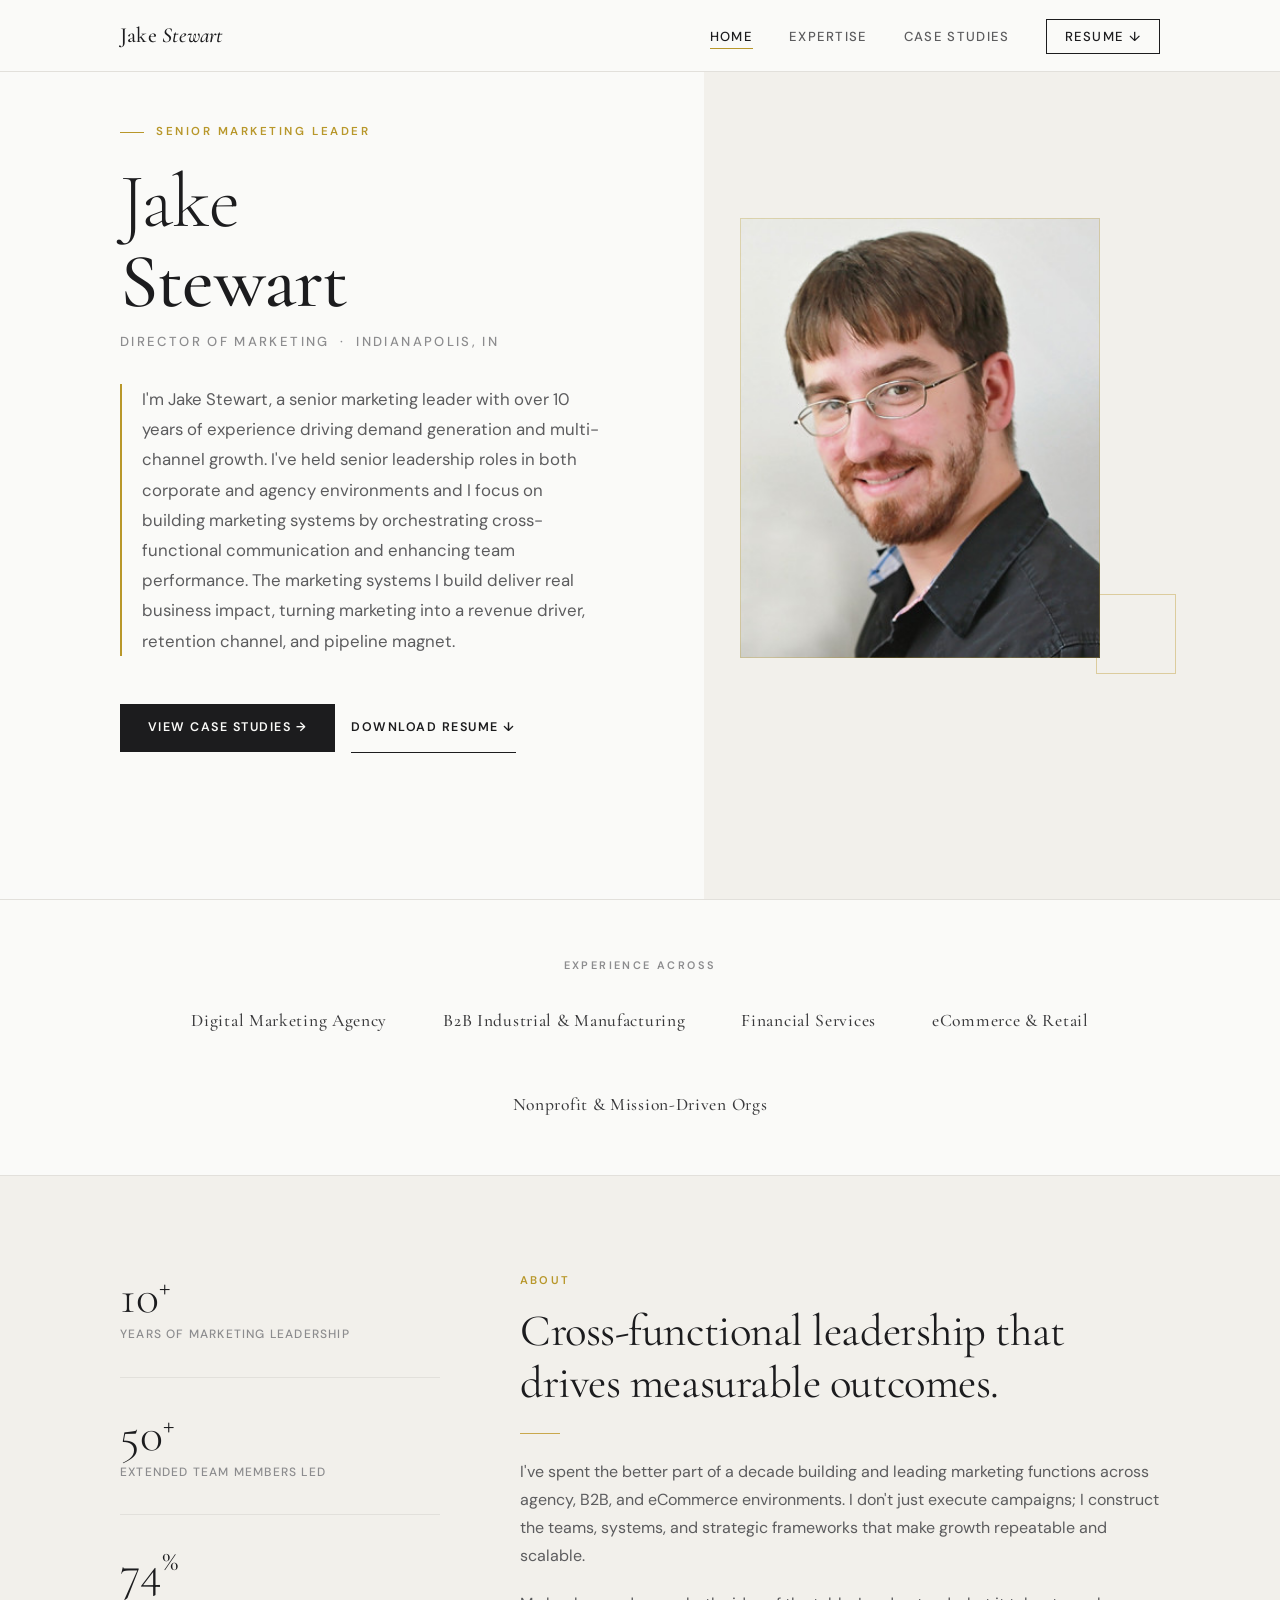
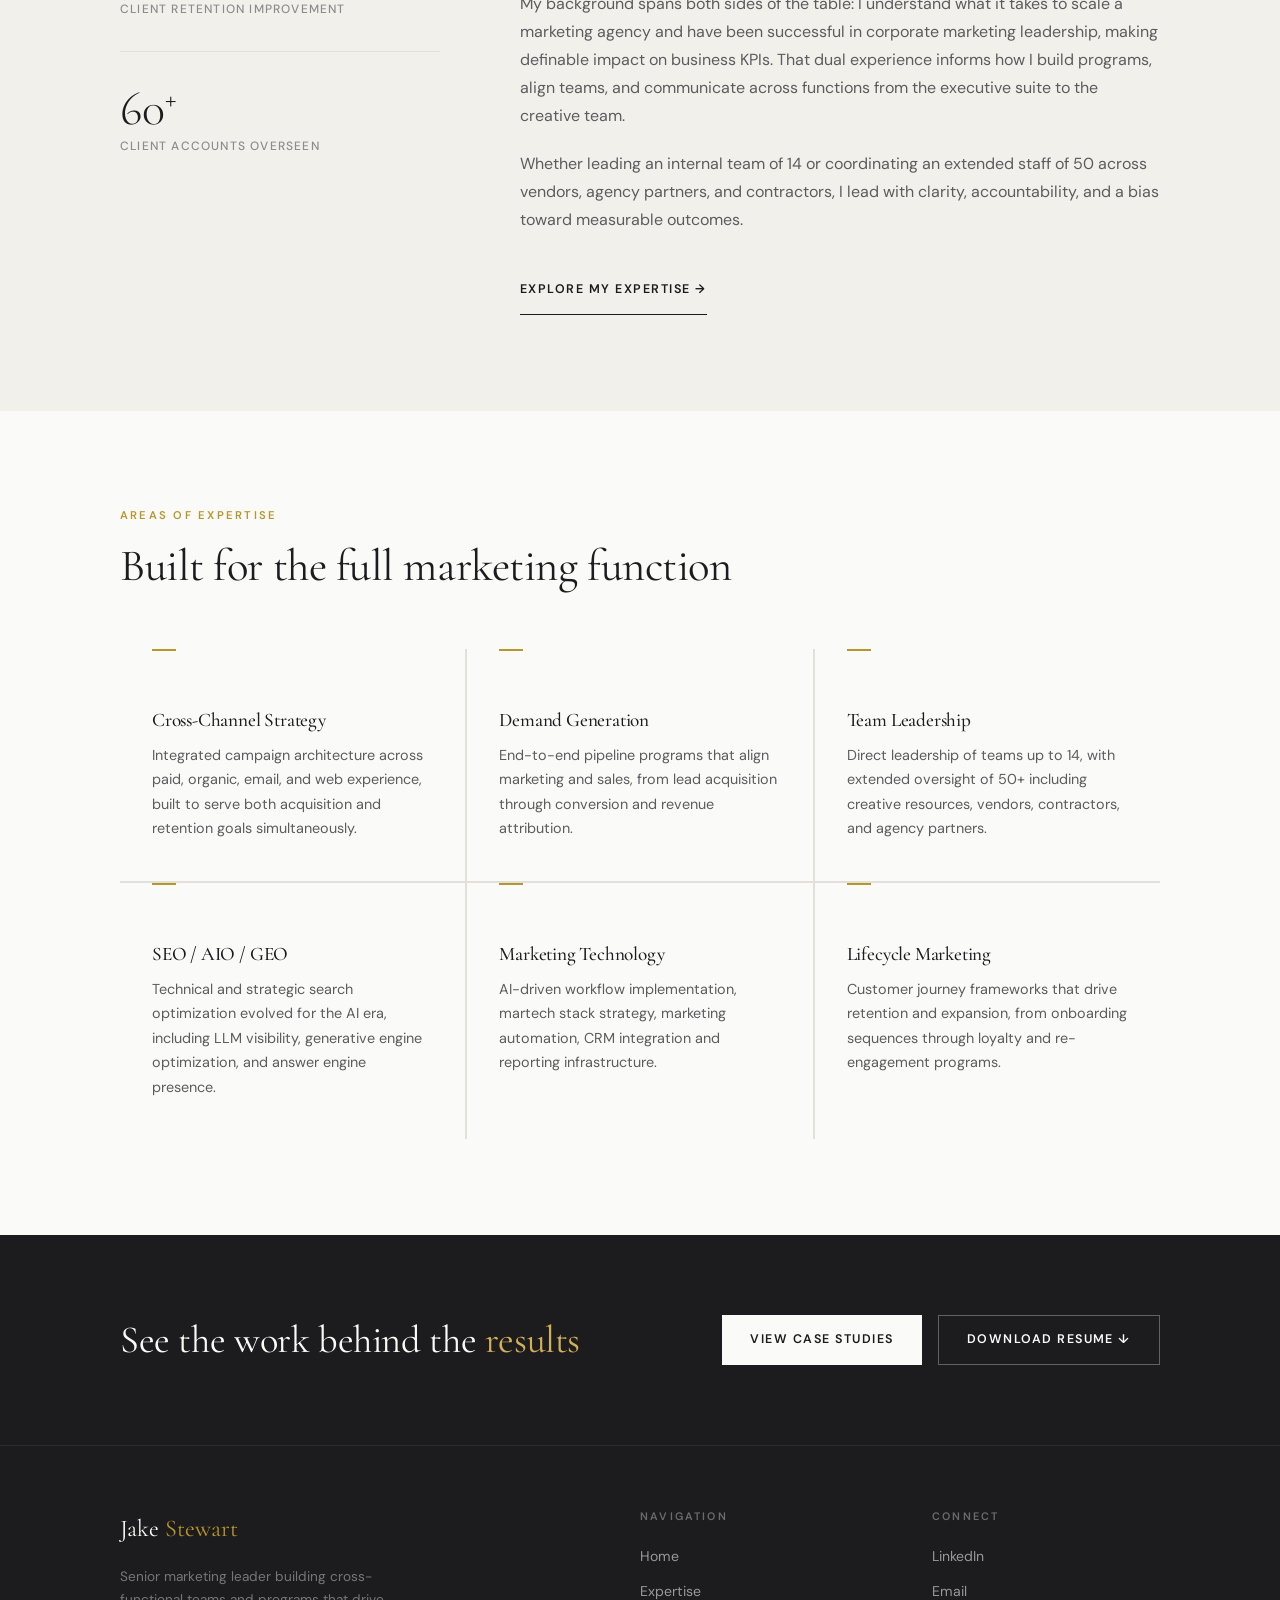
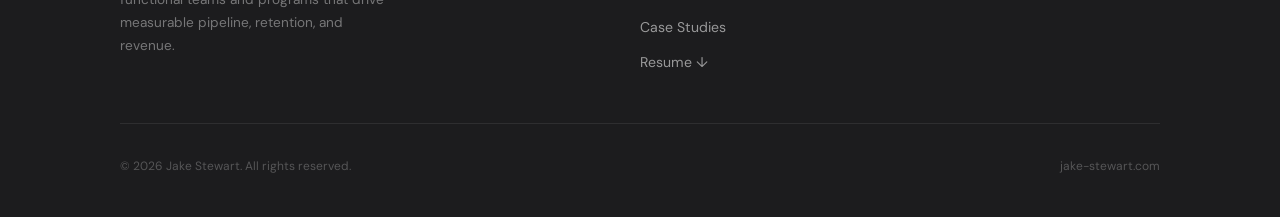
<file: index.html>
<!DOCTYPE html>
<html lang="en">
<head>
  <meta charset="UTF-8" />
  <meta name="viewport" content="width=device-width, initial-scale=1.0" />
  <title>Jake Stewart, Senior Marketing Leader</title>
  <meta name="description" content="Senior marketing leader with a decade of experience driving demand generation, team performance, and multi-channel growth across agency and corporate environments." />
  <link rel="apple-touch-icon" sizes="180x180" href="/assets/apple-touch-icon.png">
  <link rel="icon" type="image/png" sizes="32x32" href="/assets/favicon-32x32.png">
  <link rel="icon" type="image/png" sizes="16x16" href="/assets/favicon-16x16.png">
  <link rel="manifest" href="/assets/site.webmanifest">
  <link rel="stylesheet" href="assets/css/style.css" />
</head>
<body>

  <!-- ============ NAV ============ -->
  <nav>
    <div class="nav-inner">
      <a href="index.html" class="nav-logo">Jake <em>Stewart</em></a>
      <ul class="nav-links">
        <li><a href="index.html">Home</a></li>
        <li><a href="skills.html" class="hide-mobile">Expertise</a></li>
        <li><a href="case-studies/index.html" class="hide-mobile">Case Studies</a></li>
        <li><a href="assets/jake-stewart-resume.pdf" target="_blank" class="nav-resume">Resume ↓</a></li>
      </ul>
    </div>
  </nav>

  <!-- ============ HERO ============ -->
  <section class="hero">
    <div class="hero-inner">
      <div class="hero-content">
        <div class="hero-eyebrow">Senior Marketing Leader</div>
        <h1 class="hero-name">Jake<br><em>Stewart</em></h1>
        <div class="hero-title">Director of Marketing &nbsp;·&nbsp; Indianapolis, IN</div>
        <p class="hero-statement">
          I'm Jake Stewart, a senior marketing leader with over 10 years of experience driving demand generation and multi-channel growth. I've held senior leadership roles in both corporate and agency environments and I focus on building marketing systems by orchestrating cross-functional communication and enhancing team performance. The marketing systems I build deliver real business impact, turning marketing into a revenue driver, retention channel, and pipeline magnet.
        </p>
        <div class="hero-actions">
          <a href="case-studies/index.html" class="btn-primary">View Case Studies &rarr;</a>
          <a href="assets/jake-stewart-resume.pdf" target="_blank" class="btn-secondary">Download Resume ↓</a>
        </div>
      </div>
      <div class="hero-photo-wrap">
        <div class="hero-photo-frame">
          <img src="assets/img/jake-stewart.jpg" alt="Jake Stewart" />
        </div>
        <div class="hero-photo-accent"></div>
      </div>
    </div>
  </section>

  <!-- ============ SECTORS ============ -->
  <div class="brands">
    <div class="container">
      <p class="brands-label">Experience across</p>
      <div class="brands-list">
        <span class="brand-item">Digital Marketing Agency</span>
        <span class="brand-item">B2B Industrial &amp; Manufacturing</span>
        <span class="brand-item">Financial Services</span>
        <span class="brand-item">eCommerce &amp; Retail</span>
        <span class="brand-item">Nonprofit &amp; Mission-Driven Orgs</span>
      </div>
    </div>
  </div>

  <!-- ============ ABOUT ============ -->
  <section class="about">
    <div class="container">
      <div class="about-grid">
        <div class="about-stats">
          <div class="stat-block fade-up">
            <div class="stat-number">10<sup>+</sup></div>
            <div class="stat-label">Years of Marketing Leadership</div>
          </div>
          <div class="stat-block fade-up">
            <div class="stat-number">50<sup>+</sup></div>
            <div class="stat-label">Extended Team Members Led</div>
          </div>
          <div class="stat-block fade-up">
            <div class="stat-number">74<sup>%</sup></div>
            <div class="stat-label">Client Retention Improvement</div>
          </div>
          <div class="stat-block fade-up">
            <div class="stat-number">60<sup>+</sup></div>
            <div class="stat-label">Client Accounts Overseen</div>
          </div>
        </div>
        <div class="about-content fade-up">
          <span class="section-label">About</span>
          <h2>Cross-functional leadership that drives measurable outcomes.</h2>
          <div class="gold-rule"></div>
          <p>
            I've spent the better part of a decade building and leading marketing functions across agency, B2B, and eCommerce environments. I don't just execute campaigns; I construct the teams, systems, and strategic frameworks that make growth repeatable and scalable.
          </p>
          <p>
            My background spans both sides of the table: I understand what it takes to scale a marketing agency and have been successful in corporate marketing leadership, making definable impact on business KPIs. That dual experience informs how I build programs, align teams, and communicate across functions from the executive suite to the creative team.
          </p>
          <p>
            Whether leading an internal team of 14 or coordinating an extended staff of 50 across vendors, agency partners, and contractors, I lead with clarity, accountability, and a bias toward measurable outcomes.
          </p>
          <a href="skills.html" class="btn-secondary">Explore My Expertise &rarr;</a>
        </div>
      </div>
    </div>
  </section>

  <!-- ============ EXPERTISE PREVIEW ============ -->
  <section class="expertise-preview">
    <div class="container">
      <span class="section-label">Areas of Expertise</span>
      <h2>Built for the full marketing function</h2>
      <div class="expertise-grid">
        <div class="expertise-card fade-up">
          <h3>Cross-Channel Strategy</h3>
          <p>Integrated campaign architecture across paid, organic, email, and web experience, built to serve both acquisition and retention goals simultaneously.</p>
        </div>
        <div class="expertise-card fade-up">
          <h3>Demand Generation</h3>
          <p>End-to-end pipeline programs that align marketing and sales, from lead acquisition through conversion and revenue attribution.</p>
        </div>
        <div class="expertise-card fade-up">
          <h3>Team Leadership</h3>
          <p>Direct leadership of teams up to 14, with extended oversight of 50+ including creative resources, vendors, contractors, and agency partners.</p>
        </div>
        <div class="expertise-card fade-up">
          <h3>SEO / AIO / GEO</h3>
          <p>Technical and strategic search optimization evolved for the AI era, including LLM visibility, generative engine optimization, and answer engine presence.</p>
        </div>
        <div class="expertise-card fade-up">
          <h3>Marketing Technology</h3>
          <p>AI-driven workflow implementation, martech stack strategy, marketing automation, CRM integration and reporting infrastructure.</p>
        </div>
        <div class="expertise-card fade-up">
          <h3>Lifecycle Marketing</h3>
          <p>Customer journey frameworks that drive retention and expansion, from onboarding sequences through loyalty and re-engagement programs.</p>
        </div>
      </div>
    </div>
  </section>

  <!-- ============ CTA STRIP ============ -->
  <section class="cta-strip">
    <div class="container">
      <div class="cta-strip-inner">
        <h2>See the work behind the <em>results</em></h2>
        <div class="cta-strip-actions">
          <a href="case-studies/index.html" class="btn-light">View Case Studies</a>
          <a href="assets/jake-stewart-resume.pdf" target="_blank" class="btn-ghost">Download Resume ↓</a>
        </div>
      </div>
    </div>
  </section>

  <!-- ============ FOOTER ============ -->
  <footer>
    <div class="container">
      <div class="footer-inner">
        <div>
          <div class="footer-brand">Jake <span>Stewart</span></div>
          <p class="footer-tagline">Senior marketing leader building cross-functional teams and programs that drive measurable pipeline, retention, and revenue.</p>
        </div>
        <div class="footer-col">
          <h4>Navigation</h4>
          <ul>
            <li><a href="index.html">Home</a></li>
            <li><a href="skills.html">Expertise</a></li>
            <li><a href="case-studies/index.html">Case Studies</a></li>
            <li><a href="assets/jake-stewart-resume.pdf" target="_blank">Resume ↓</a></li>
          </ul>
        </div>
        <div class="footer-col">
          <h4>Connect</h4>
          <ul>
            <li><a href="https://www.linkedin.com/in/jacob-stewart-9aa251113/" target="_blank">LinkedIn</a></li>
            <li><a href="mailto:jake@jake-stewart.com">Email</a></li>
          </ul>
        </div>
      </div>
      <div class="footer-bottom">
        <p>&copy; 2026 Jake Stewart. All rights reserved.</p>
        <p>jake-stewart.com</p>
      </div>
    </div>
  </footer>

  <script src="assets/js/main.js"></script>
</body>
</html>
</file>
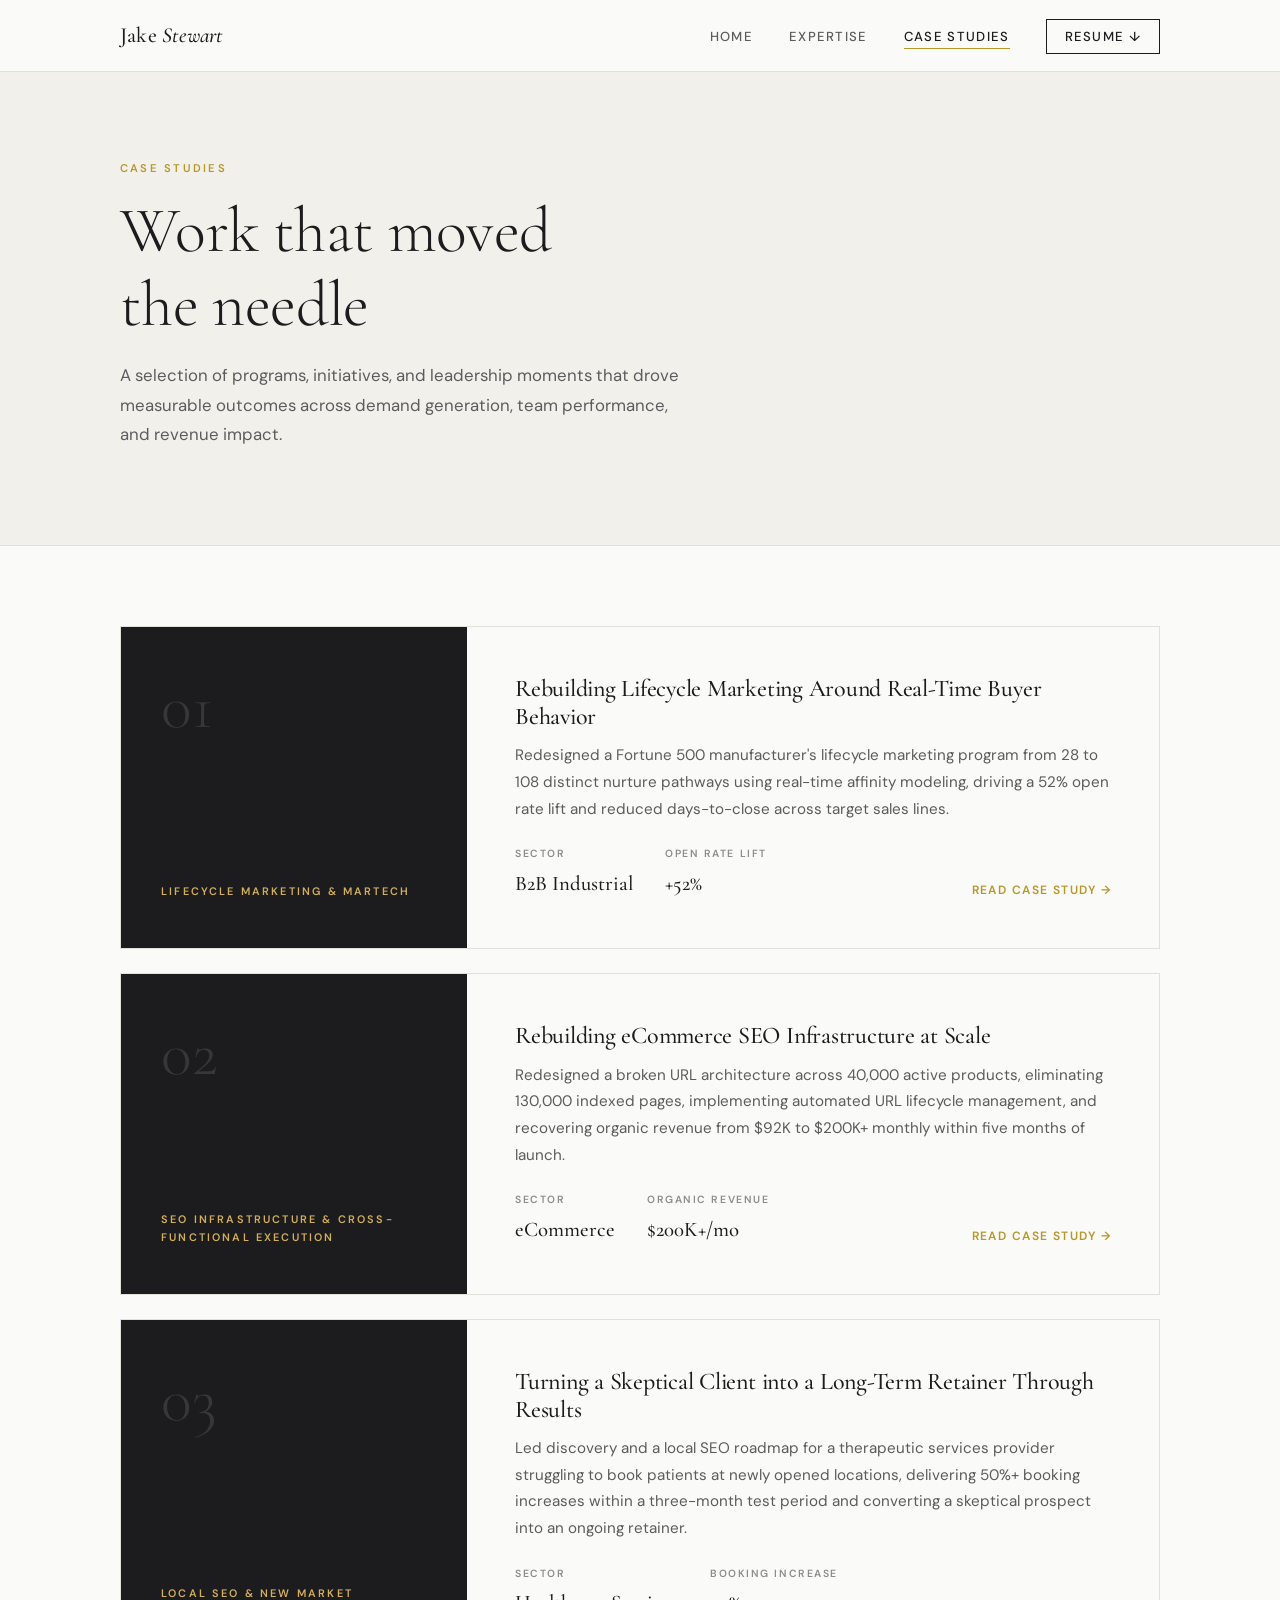
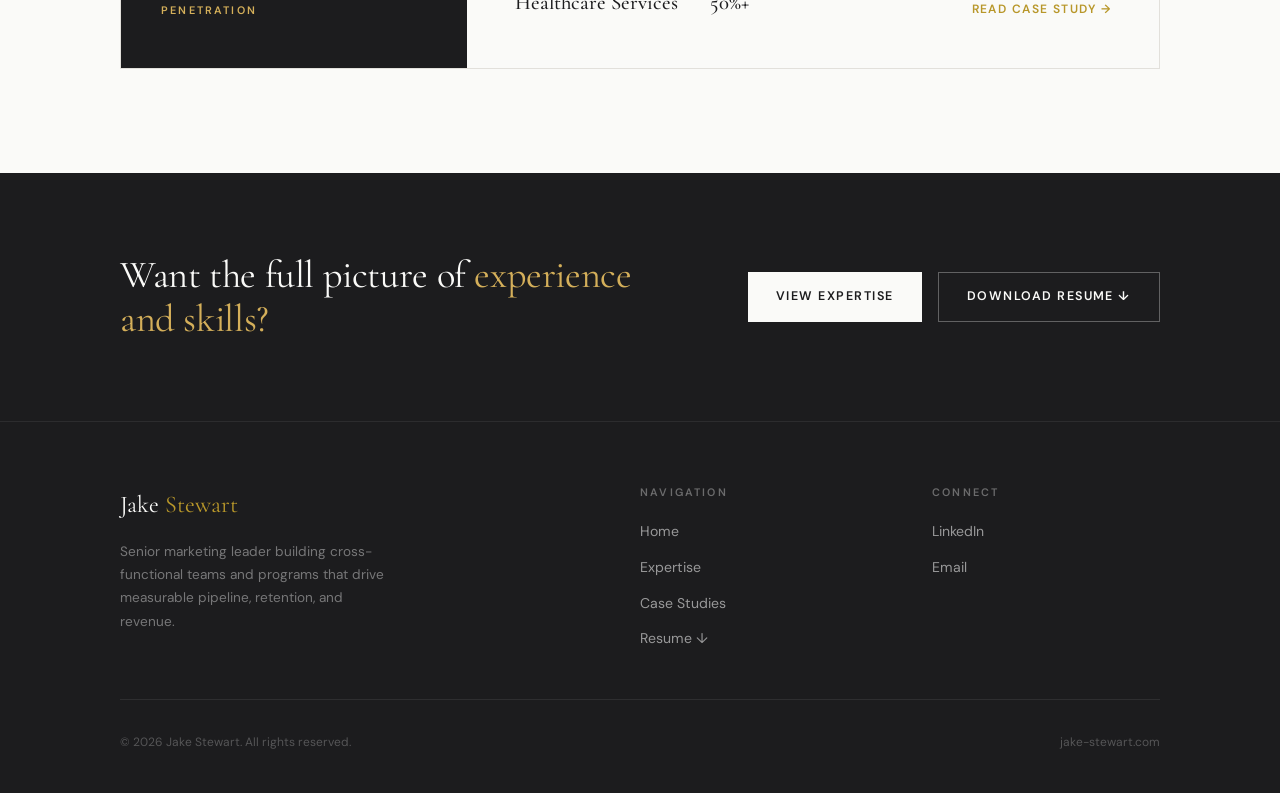
<file: case-studies/index.html>
<!DOCTYPE html>
<html lang="en">
<head>
  <meta charset="UTF-8" />
  <meta name="viewport" content="width=device-width, initial-scale=1.0" />
  <title>Case Studies, Jake Stewart</title>
  <meta name="description" content="Marketing case studies from Jake Stewart, demand generation, team leadership, digital transformation, and cross-channel growth programs." />
  <link rel="apple-touch-icon" sizes="180x180" href="../assets/apple-touch-icon.png">
  <link rel="icon" type="image/png" sizes="32x32" href="../assets/favicon-32x32.png">
  <link rel="icon" type="image/png" sizes="16x16" href="../assets/favicon-16x16.png">
  <link rel="manifest" href="../assets/site.webmanifest">
  <link rel="stylesheet" href="../assets/css/style.css" />
</head>
<body>

  <!-- ============ NAV ============ -->
  <nav>
    <div class="nav-inner">
      <a href="../index.html" class="nav-logo">Jake <em>Stewart</em></a>
      <ul class="nav-links">
        <li><a href="../index.html">Home</a></li>
        <li><a href="../skills.html" class="hide-mobile">Expertise</a></li>
        <li><a href="index.html">Case Studies</a></li>
        <li><a href="../assets/jake-stewart-resume.pdf" target="_blank" class="nav-resume">Resume ↓</a></li>
      </ul>
    </div>
  </nav>

  <!-- ============ HERO ============ -->
  <section class="cs-hero">
    <div class="container">
      <span class="section-label">Case Studies</span>
      <h1>Work that moved<br>the needle</h1>
      <p>A selection of programs, initiatives, and leadership moments that drove measurable outcomes across demand generation, team performance, and revenue impact.</p>
    </div>
  </section>

  <!-- ============ CASE STUDIES LIST ============ -->
  <section class="cs-grid">
    <div class="container">

      <!-- Case Study 1, Fortune 500 Industrial Equipment Manufacturer -->
      <a href="case-study-1.html" class="cs-card fade-up">
        <div class="cs-card-label">
          <div class="cs-number">01</div>
          <div class="cs-category">Lifecycle Marketing &amp; Martech</div>
        </div>
        <div class="cs-card-content">
          <div>
            <h3>Rebuilding Lifecycle Marketing Around Real-Time Buyer Behavior</h3>
            <p>Redesigned a Fortune 500 manufacturer's lifecycle marketing program from 28 to 108 distinct nurture pathways using real-time affinity modeling, driving a 52% open rate lift and reduced days-to-close across target sales lines.</p>
          </div>
          <div style="display: flex; justify-content: space-between; align-items: flex-end; flex-wrap: wrap; gap: 24px;">
            <div class="cs-card-meta">
              <div class="cs-meta-item">
                <div class="cs-meta-label">Sector</div>
                <div class="cs-meta-value">B2B Industrial</div>
              </div>
              <div class="cs-meta-item">
                <div class="cs-meta-label">Open Rate Lift</div>
                <div class="cs-meta-value">+52%</div>
              </div>
            </div>
            <div class="cs-arrow">Read Case Study &rarr;</div>
          </div>
        </div>
      </a>

      <!-- Case Study 2, eCommerce SEO Infrastructure -->
      <a href="case-study-2.html" class="cs-card fade-up">
        <div class="cs-card-label">
          <div class="cs-number">02</div>
          <div class="cs-category">SEO Infrastructure &amp; Cross-Functional Execution</div>
        </div>
        <div class="cs-card-content">
          <div>
            <h3>Rebuilding eCommerce SEO Infrastructure at Scale</h3>
            <p>Redesigned a broken URL architecture across 40,000 active products, eliminating 130,000 indexed pages, implementing automated URL lifecycle management, and recovering organic revenue from $92K to $200K+ monthly within five months of launch.</p>
          </div>
          <div style="display: flex; justify-content: space-between; align-items: flex-end; flex-wrap: wrap; gap: 24px;">
            <div class="cs-card-meta">
              <div class="cs-meta-item">
                <div class="cs-meta-label">Sector</div>
                <div class="cs-meta-value">eCommerce</div>
              </div>
              <div class="cs-meta-item">
                <div class="cs-meta-label">Organic Revenue</div>
                <div class="cs-meta-value">$200K+/mo</div>
              </div>
            </div>
            <div class="cs-arrow">Read Case Study &rarr;</div>
          </div>
        </div>
      </a>

      <!-- Case Study 3, Therapeutic Services Provider -->
      <a href="case-study-3.html" class="cs-card fade-up">
        <div class="cs-card-label">
          <div class="cs-number">03</div>
          <div class="cs-category">Local SEO &amp; New Market Penetration</div>
        </div>
        <div class="cs-card-content">
          <div>
            <h3>Turning a Skeptical Client into a Long-Term Retainer Through Results</h3>
            <p>Led discovery and a local SEO roadmap for a therapeutic services provider struggling to book patients at newly opened locations, delivering 50%+ booking increases within a three-month test period and converting a skeptical prospect into an ongoing retainer.</p>
          </div>
          <div style="display: flex; justify-content: space-between; align-items: flex-end; flex-wrap: wrap; gap: 24px;">
            <div class="cs-card-meta">
              <div class="cs-meta-item">
                <div class="cs-meta-label">Sector</div>
                <div class="cs-meta-value">Healthcare Services</div>
              </div>
              <div class="cs-meta-item">
                <div class="cs-meta-label">Booking Increase</div>
                <div class="cs-meta-value">50%+</div>
              </div>
            </div>
            <div class="cs-arrow">Read Case Study &rarr;</div>
          </div>
        </div>
      </a>

    </div>
  </section>

  <!-- ============ CTA STRIP ============ -->
  <section class="cta-strip">
    <div class="container">
      <div class="cta-strip-inner">
        <h2>Want the full picture of <em>experience and skills?</em></h2>
        <div class="cta-strip-actions">
          <a href="../skills.html" class="btn-light">View Expertise</a>
          <a href="../assets/jake-stewart-resume.pdf" target="_blank" class="btn-ghost">Download Resume ↓</a>
        </div>
      </div>
    </div>
  </section>

  <!-- ============ FOOTER ============ -->
  <footer>
    <div class="container">
      <div class="footer-inner">
        <div>
          <div class="footer-brand">Jake <span>Stewart</span></div>
          <p class="footer-tagline">Senior marketing leader building cross-functional teams and programs that drive measurable pipeline, retention, and revenue.</p>
        </div>
        <div class="footer-col">
          <h4>Navigation</h4>
          <ul>
            <li><a href="../index.html">Home</a></li>
            <li><a href="../skills.html">Expertise</a></li>
            <li><a href="index.html">Case Studies</a></li>
            <li><a href="../assets/jake-stewart-resume.pdf" target="_blank">Resume ↓</a></li>
          </ul>
        </div>
        <div class="footer-col">
          <h4>Connect</h4>
          <ul>
            <li><a href="https://www.linkedin.com/in/jacob-stewart-9aa251113/" target="_blank">LinkedIn</a></li>
            <li><a href="mailto:jake@jake-stewart.com">Email</a></li>
          </ul>
        </div>
      </div>
      <div class="footer-bottom">
        <p>&copy; 2026 Jake Stewart. All rights reserved.</p>
        <p>jake-stewart.com</p>
      </div>
    </div>
  </footer>

  <script src="../assets/js/main.js"></script>
</body>
</html>
</file>
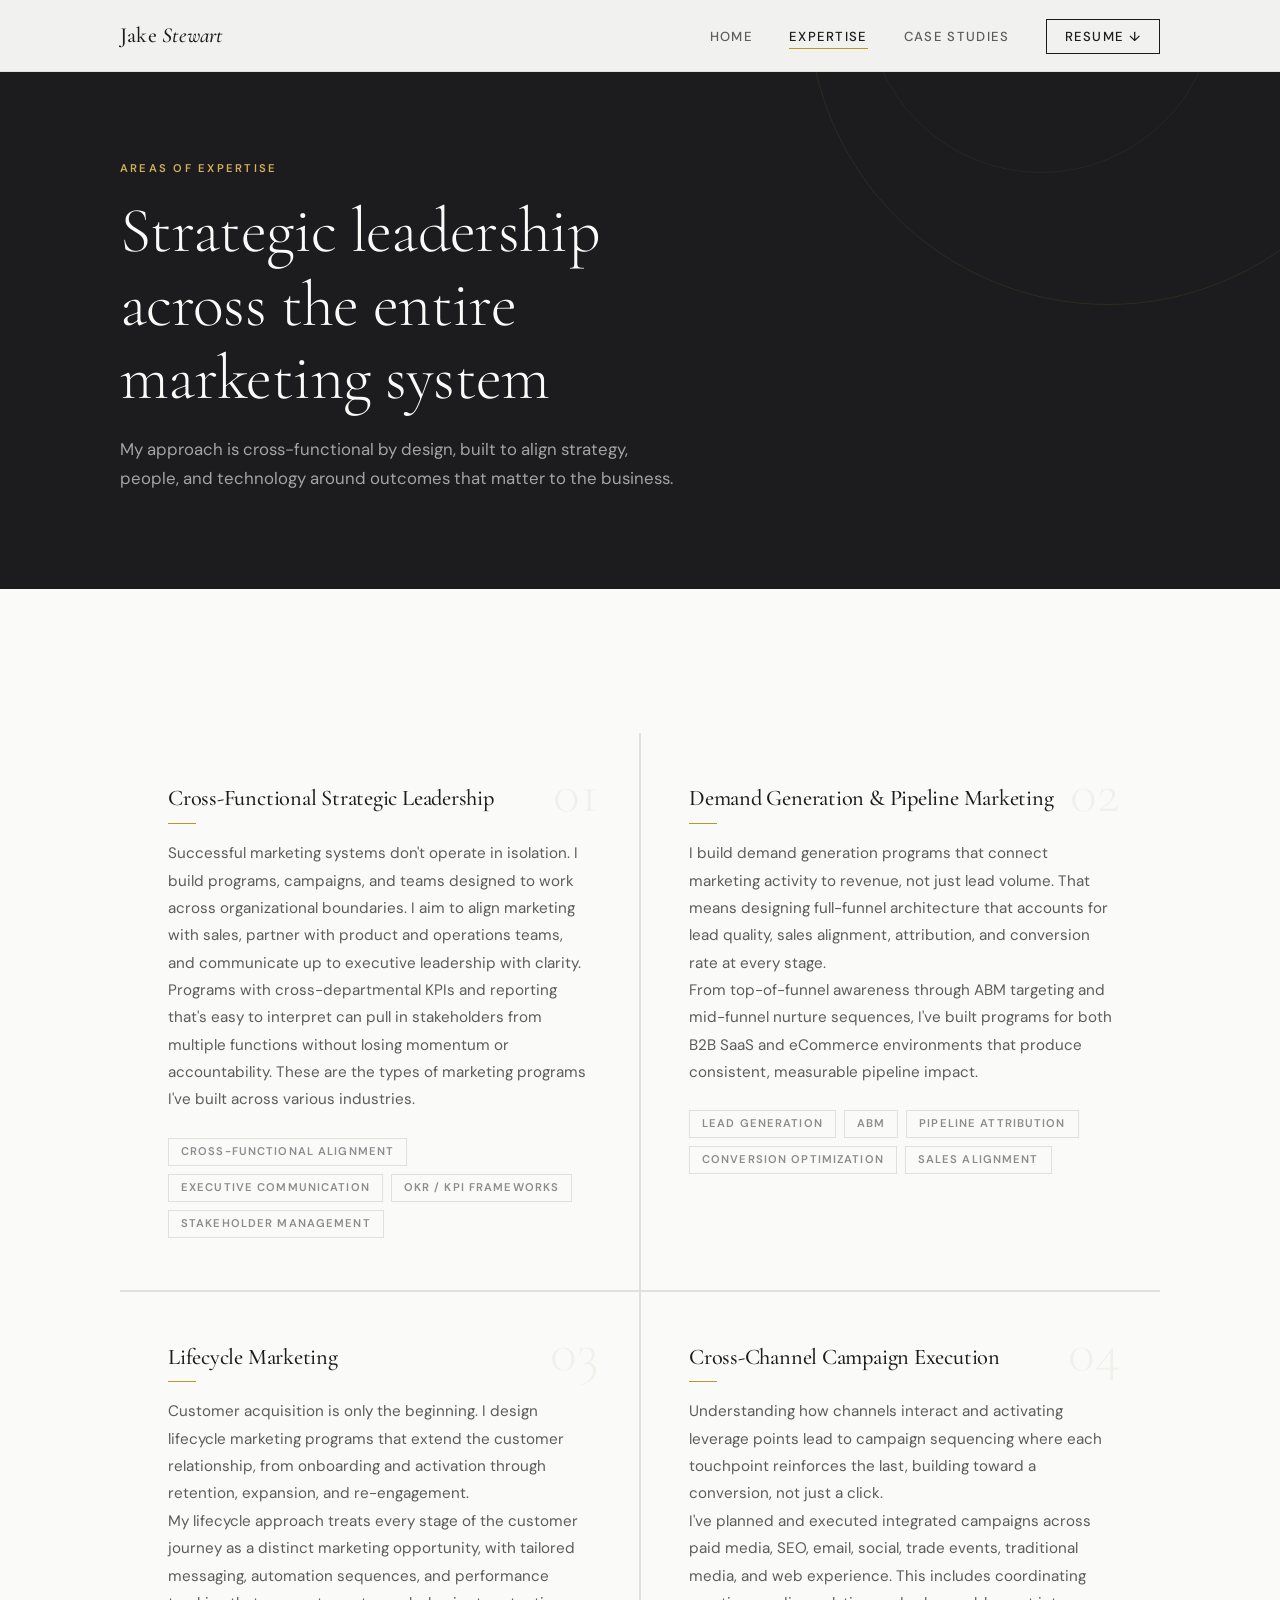
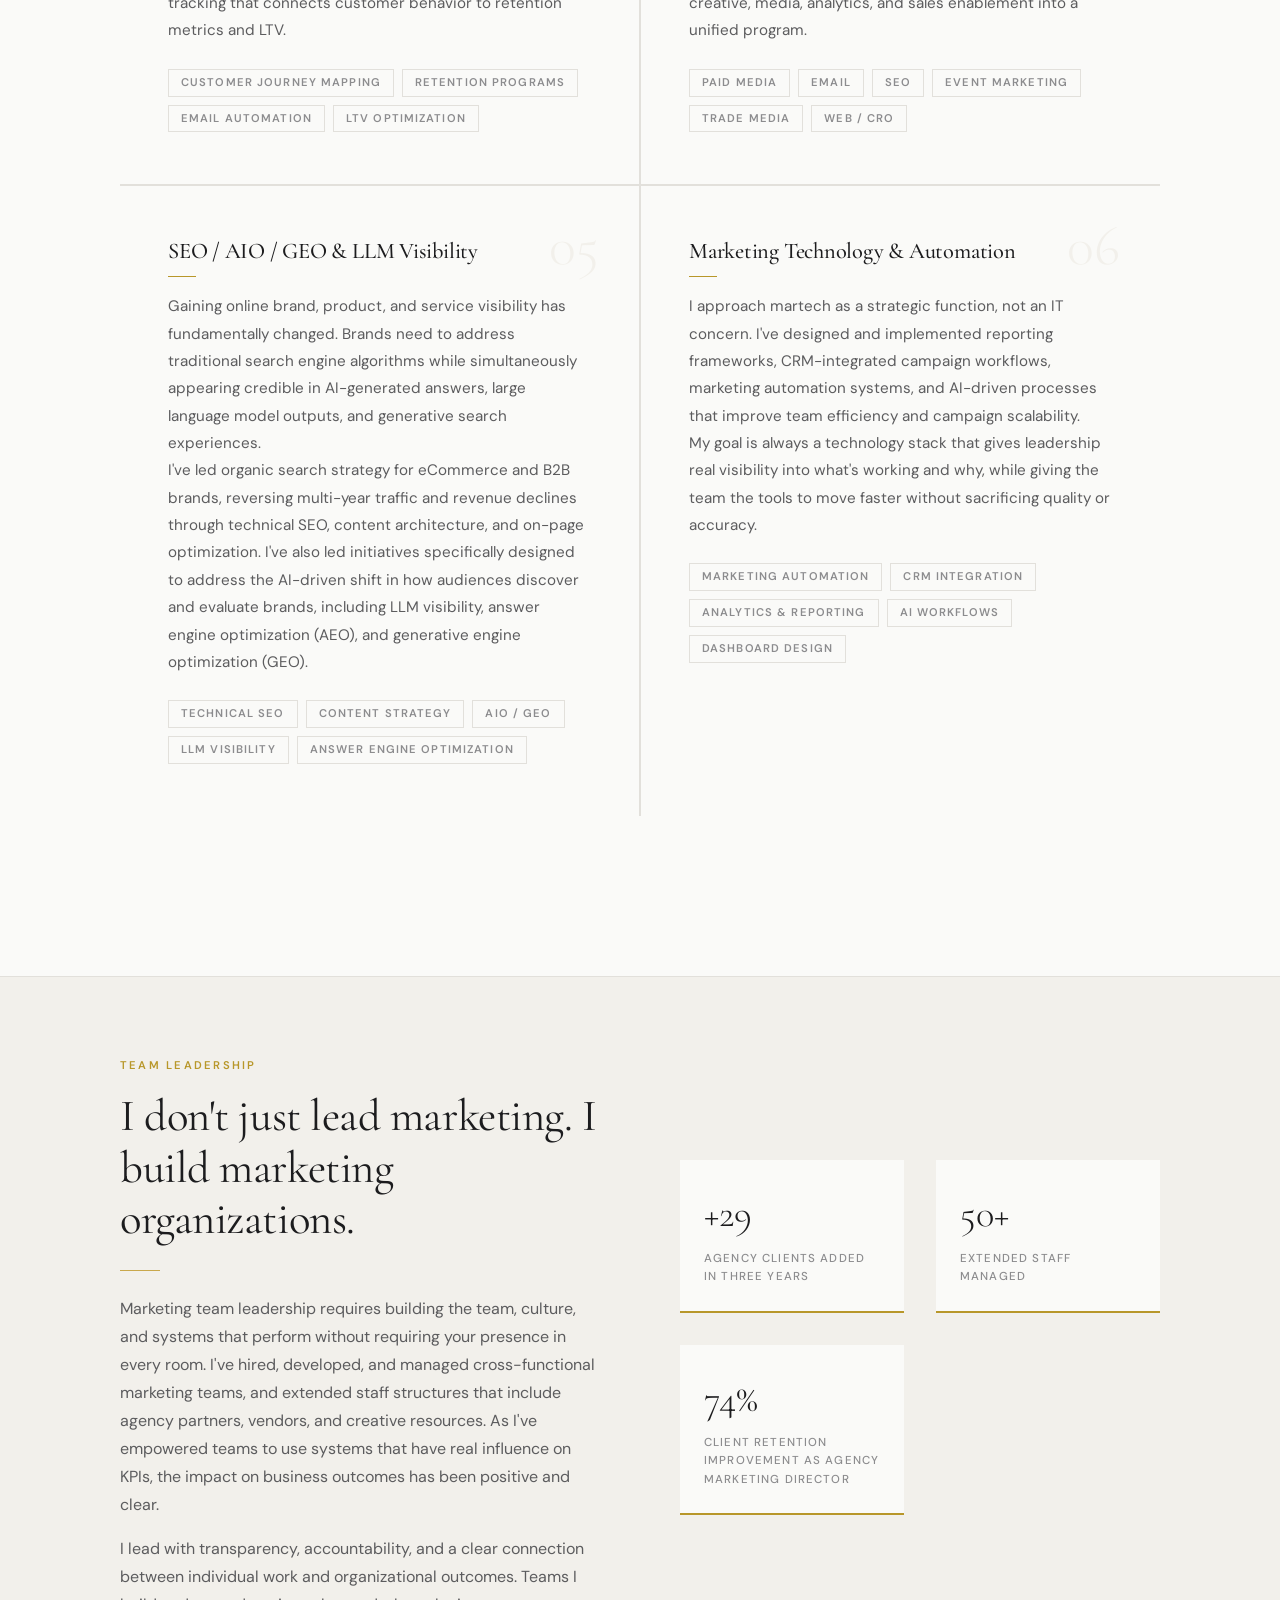
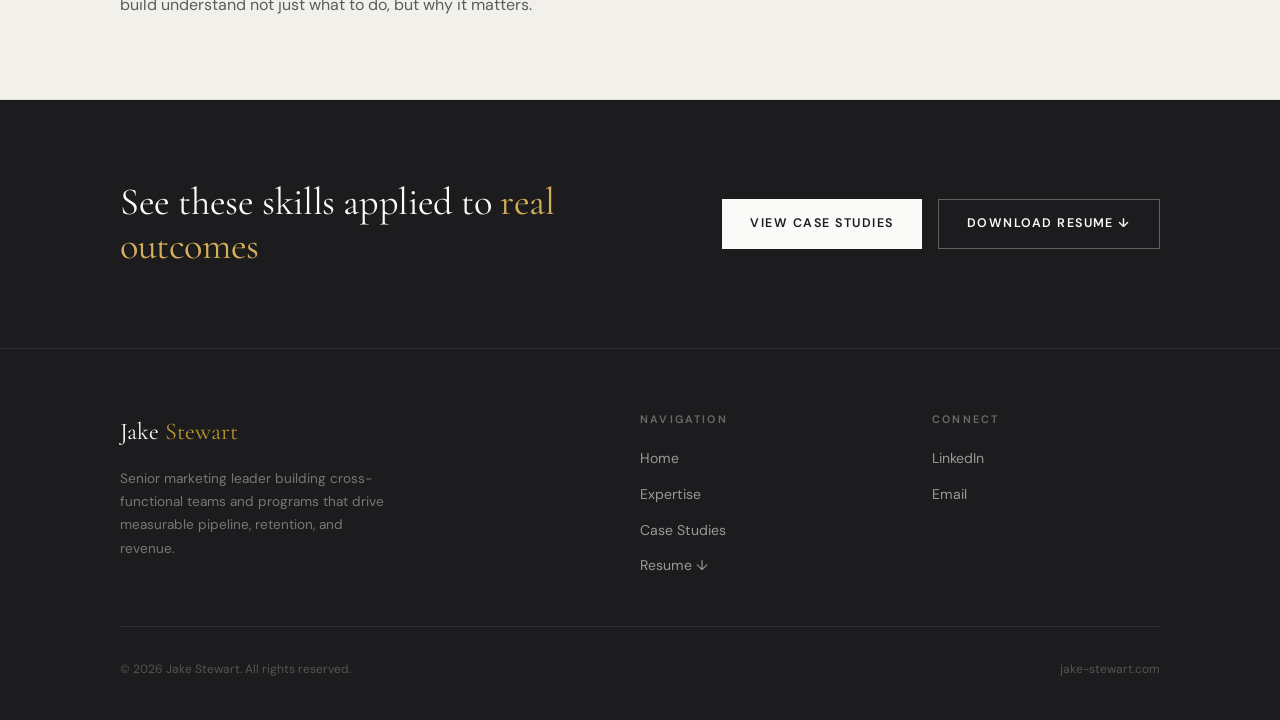
<file: skills.html>
<!DOCTYPE html>
<html lang="en">
<head>
  <meta charset="UTF-8" />
  <meta name="viewport" content="width=device-width, initial-scale=1.0" />
  <title>Expertise, Jake Stewart</title>
  <meta name="description" content="Cross-functional strategic marketing leadership across demand generation, lifecycle marketing, SEO/AIO, and team development." />
  <link rel="apple-touch-icon" sizes="180x180" href="/assets/apple-touch-icon.png">
  <link rel="icon" type="image/png" sizes="32x32" href="/assets/favicon-32x32.png">
  <link rel="icon" type="image/png" sizes="16x16" href="/assets/favicon-16x16.png">
  <link rel="manifest" href="/assets/site.webmanifest">
  <link rel="stylesheet" href="assets/css/style.css" />
</head>
<body>

  <!-- ============ NAV ============ -->
  <nav>
    <div class="nav-inner">
      <a href="index.html" class="nav-logo">Jake <em>Stewart</em></a>
      <ul class="nav-links">
        <li><a href="index.html">Home</a></li>
        <li><a href="skills.html">Expertise</a></li>
        <li><a href="case-studies/index.html" class="hide-mobile">Case Studies</a></li>
        <li><a href="assets/jake-stewart-resume.pdf" target="_blank" class="nav-resume">Resume ↓</a></li>
      </ul>
    </div>
  </nav>

  <!-- ============ HERO ============ -->
  <section class="skills-hero">
    <div class="container">
      <span class="section-label">Areas of Expertise</span>
      <h1>Strategic leadership<br>across the entire<br>marketing system</h1>
      <p>My approach is cross-functional by design, built to align strategy, people, and technology around outcomes that matter to the business.</p>
    </div>
  </section>

  <!-- ============ SKILLS GRID ============ -->
  <section style="padding: 80px 0; background: var(--white);">
    <div class="container">
      <div class="skills-grid">

        <div class="skill-block fade-up">
          <div class="skill-block-number">01</div>
          <h3>Cross-Functional Strategic Leadership</h3>
          <p>
            Successful marketing systems don't operate in isolation. I build programs, campaigns, and teams designed to work across organizational boundaries. I aim to align marketing with sales, partner with product and operations teams, and communicate up to executive leadership with clarity.
          </p>
          <p>
            Programs with cross-departmental KPIs and reporting that's easy to interpret can pull in stakeholders from multiple functions without losing momentum or accountability. These are the types of marketing programs I've built across various industries.
          </p>
          <div class="skill-tags">
            <span class="skill-tag">Cross-functional alignment</span>
            <span class="skill-tag">Executive communication</span>
            <span class="skill-tag">OKR / KPI frameworks</span>
            <span class="skill-tag">Stakeholder management</span>
          </div>
        </div>

        <div class="skill-block fade-up">
          <div class="skill-block-number">02</div>
          <h3>Demand Generation & Pipeline Marketing</h3>
          <p>
            I build demand generation programs that connect marketing activity to revenue, not just lead volume. That means designing full-funnel architecture that accounts for lead quality, sales alignment, attribution, and conversion rate at every stage.
          </p>
          <p>
            From top-of-funnel awareness through ABM targeting and mid-funnel nurture sequences, I've built programs for both B2B SaaS and eCommerce environments that produce consistent, measurable pipeline impact.
          </p>
          <div class="skill-tags">
            <span class="skill-tag">Lead generation</span>
            <span class="skill-tag">ABM</span>
            <span class="skill-tag">Pipeline attribution</span>
            <span class="skill-tag">Conversion optimization</span>
            <span class="skill-tag">Sales alignment</span>
          </div>
        </div>

        <div class="skill-block fade-up">
          <div class="skill-block-number">03</div>
          <h3>Lifecycle Marketing</h3>
          <p>
            Customer acquisition is only the beginning. I design lifecycle marketing programs that extend the customer relationship, from onboarding and activation through retention, expansion, and re-engagement.
          </p>
          <p>
            My lifecycle approach treats every stage of the customer journey as a distinct marketing opportunity, with tailored messaging, automation sequences, and performance tracking that connects customer behavior to retention metrics and LTV.
          </p>
          <div class="skill-tags">
            <span class="skill-tag">Customer journey mapping</span>
            <span class="skill-tag">Retention programs</span>
            <span class="skill-tag">Email automation</span>
            <span class="skill-tag">LTV optimization</span>
          </div>
        </div>

        <div class="skill-block fade-up">
          <div class="skill-block-number">04</div>
          <h3>Cross-Channel Campaign Execution</h3>
          <p>
            Understanding how channels interact and activating leverage points lead to campaign sequencing where each touchpoint reinforces the last, building toward a conversion, not just a click.
          </p>
          <p>
            I've planned and executed integrated campaigns across paid media, SEO, email, social, trade events, traditional media, and web experience. This includes coordinating creative, media, analytics, and sales enablement into a unified program.
          </p>
          <div class="skill-tags">
            <span class="skill-tag">Paid media</span>
            <span class="skill-tag">Email</span>
            <span class="skill-tag">SEO</span>
            <span class="skill-tag">Event marketing</span>
            <span class="skill-tag">Trade media</span>
            <span class="skill-tag">Web / CRO</span>
          </div>
        </div>

        <div class="skill-block fade-up">
          <div class="skill-block-number">05</div>
          <h3>SEO / AIO / GEO & LLM Visibility</h3>
          <p>
            Gaining online brand, product, and service visibility has fundamentally changed. Brands need to address traditional search engine algorithms while simultaneously appearing credible in AI-generated answers, large language model outputs, and generative search experiences.
          </p>
          <p>
            I've led organic search strategy for eCommerce and B2B brands, reversing multi-year traffic and revenue declines through technical SEO, content architecture, and on-page optimization. I've also led initiatives specifically designed to address the AI-driven shift in how audiences discover and evaluate brands, including LLM visibility, answer engine optimization (AEO), and generative engine optimization (GEO).
          </p>
          <div class="skill-tags">
            <span class="skill-tag">Technical SEO</span>
            <span class="skill-tag">Content strategy</span>
            <span class="skill-tag">AIO / GEO</span>
            <span class="skill-tag">LLM visibility</span>
            <span class="skill-tag">Answer engine optimization</span>
          </div>
        </div>

        <div class="skill-block fade-up">
          <div class="skill-block-number">06</div>
          <h3>Marketing Technology & Automation</h3>
          <p>
            I approach martech as a strategic function, not an IT concern. I've designed and implemented reporting frameworks, CRM-integrated campaign workflows, marketing automation systems, and AI-driven processes that improve team efficiency and campaign scalability.
          </p>
          <p>
            My goal is always a technology stack that gives leadership real visibility into what's working and why, while giving the team the tools to move faster without sacrificing quality or accuracy.
          </p>
          <div class="skill-tags">
            <span class="skill-tag">Marketing automation</span>
            <span class="skill-tag">CRM integration</span>
            <span class="skill-tag">Analytics & reporting</span>
            <span class="skill-tag">AI workflows</span>
            <span class="skill-tag">Dashboard design</span>
          </div>
        </div>

      </div>
    </div>
  </section>

  <!-- ============ LEADERSHIP BANNER ============ -->
  <div class="leadership-banner">
    <div class="container">
      <div class="leadership-banner-inner">
        <div class="fade-up">
          <span class="section-label">Team Leadership</span>
          <h2>I don't just lead marketing. I build marketing organizations.</h2>
          <div class="gold-rule"></div>
          <p>
            Marketing team leadership requires building the team, culture, and systems that perform without requiring your presence in every room. I've hired, developed, and managed cross-functional marketing teams, and extended staff structures that include agency partners, vendors, and creative resources. As I've empowered teams to use systems that have real influence on KPIs, the impact on business outcomes has been positive and clear.
          </p>
          <p style="margin-top: 16px;">
            I lead with transparency, accountability, and a clear connection between individual work and organizational outcomes. Teams I build understand not just what to do, but why it matters.
          </p>
        </div>
        <div class="leadership-stats fade-up">
          <div class="l-stat">
            <div class="l-stat-num">+29</div>
            <div class="l-stat-label">Agency clients added in three years</div>
          </div>
          <div class="l-stat">
            <div class="l-stat-num">50+</div>
            <div class="l-stat-label">Extended staff managed</div>
          </div>
          <div class="l-stat">
            <div class="l-stat-num">74%</div>
            <div class="l-stat-label">Client retention improvement as agency marketing director</div>
          </div>
        </div>
      </div>
    </div>
  </div>

  <!-- ============ CTA STRIP ============ -->
  <section class="cta-strip">
    <div class="container">
      <div class="cta-strip-inner">
        <h2>See these skills applied to <em>real outcomes</em></h2>
        <div class="cta-strip-actions">
          <a href="case-studies/index.html" class="btn-light">View Case Studies</a>
          <a href="assets/jake-stewart-resume.pdf" target="_blank" class="btn-ghost">Download Resume ↓</a>
        </div>
      </div>
    </div>
  </section>

  <!-- ============ FOOTER ============ -->
  <footer>
    <div class="container">
      <div class="footer-inner">
        <div>
          <div class="footer-brand">Jake <span>Stewart</span></div>
          <p class="footer-tagline">Senior marketing leader building cross-functional teams and programs that drive measurable pipeline, retention, and revenue.</p>
        </div>
        <div class="footer-col">
          <h4>Navigation</h4>
          <ul>
            <li><a href="index.html">Home</a></li>
            <li><a href="skills.html">Expertise</a></li>
            <li><a href="case-studies/index.html">Case Studies</a></li>
            <li><a href="assets/jake-stewart-resume.pdf" target="_blank">Resume ↓</a></li>
          </ul>
        </div>
        <div class="footer-col">
          <h4>Connect</h4>
          <ul>
            <li><a href="https://www.linkedin.com/in/jacob-stewart-9aa251113/" target="_blank">LinkedIn</a></li>
            <li><a href="mailto:jake@jake-stewart.com">Email</a></li>
          </ul>
        </div>
      </div>
      <div class="footer-bottom">
        <p>&copy; 2026 Jake Stewart. All rights reserved.</p>
        <p>jake-stewart.com</p>
      </div>
    </div>
  </footer>

  <script src="assets/js/main.js"></script>
</body>
</html>
</file>
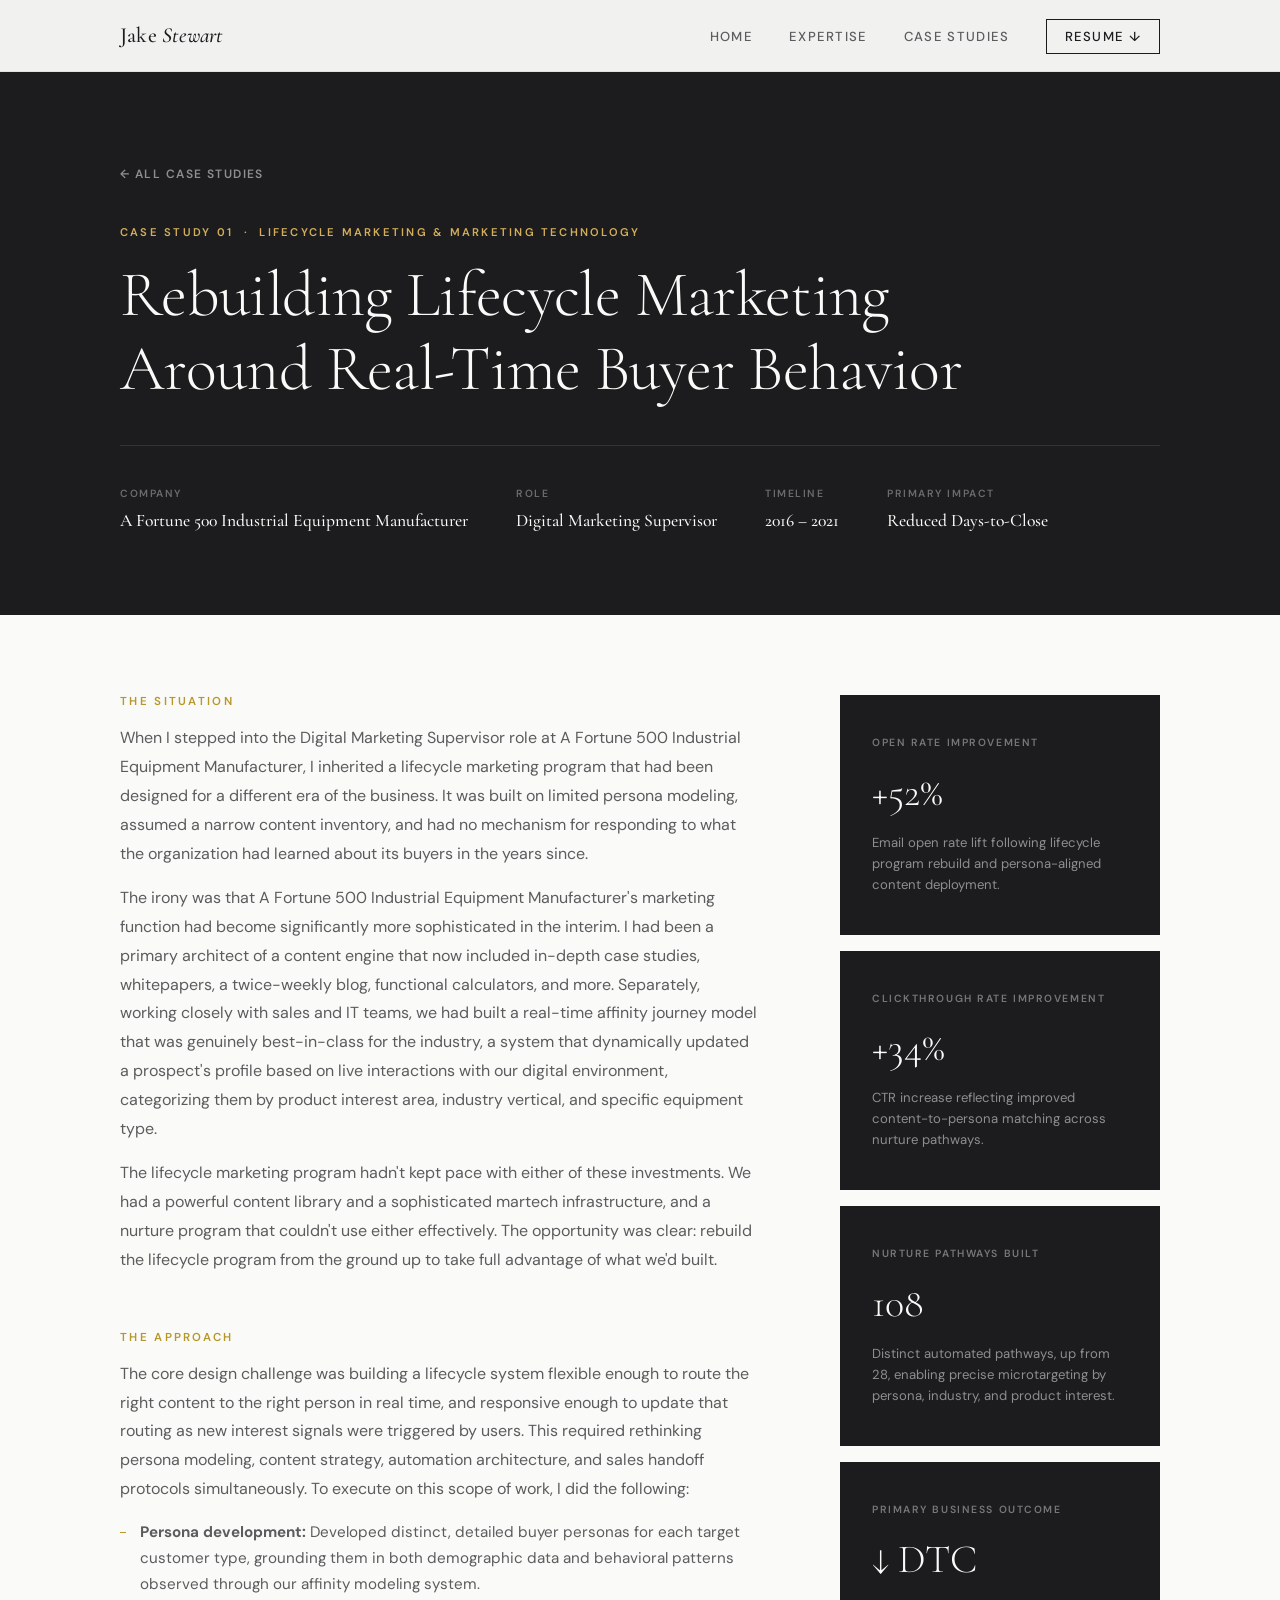
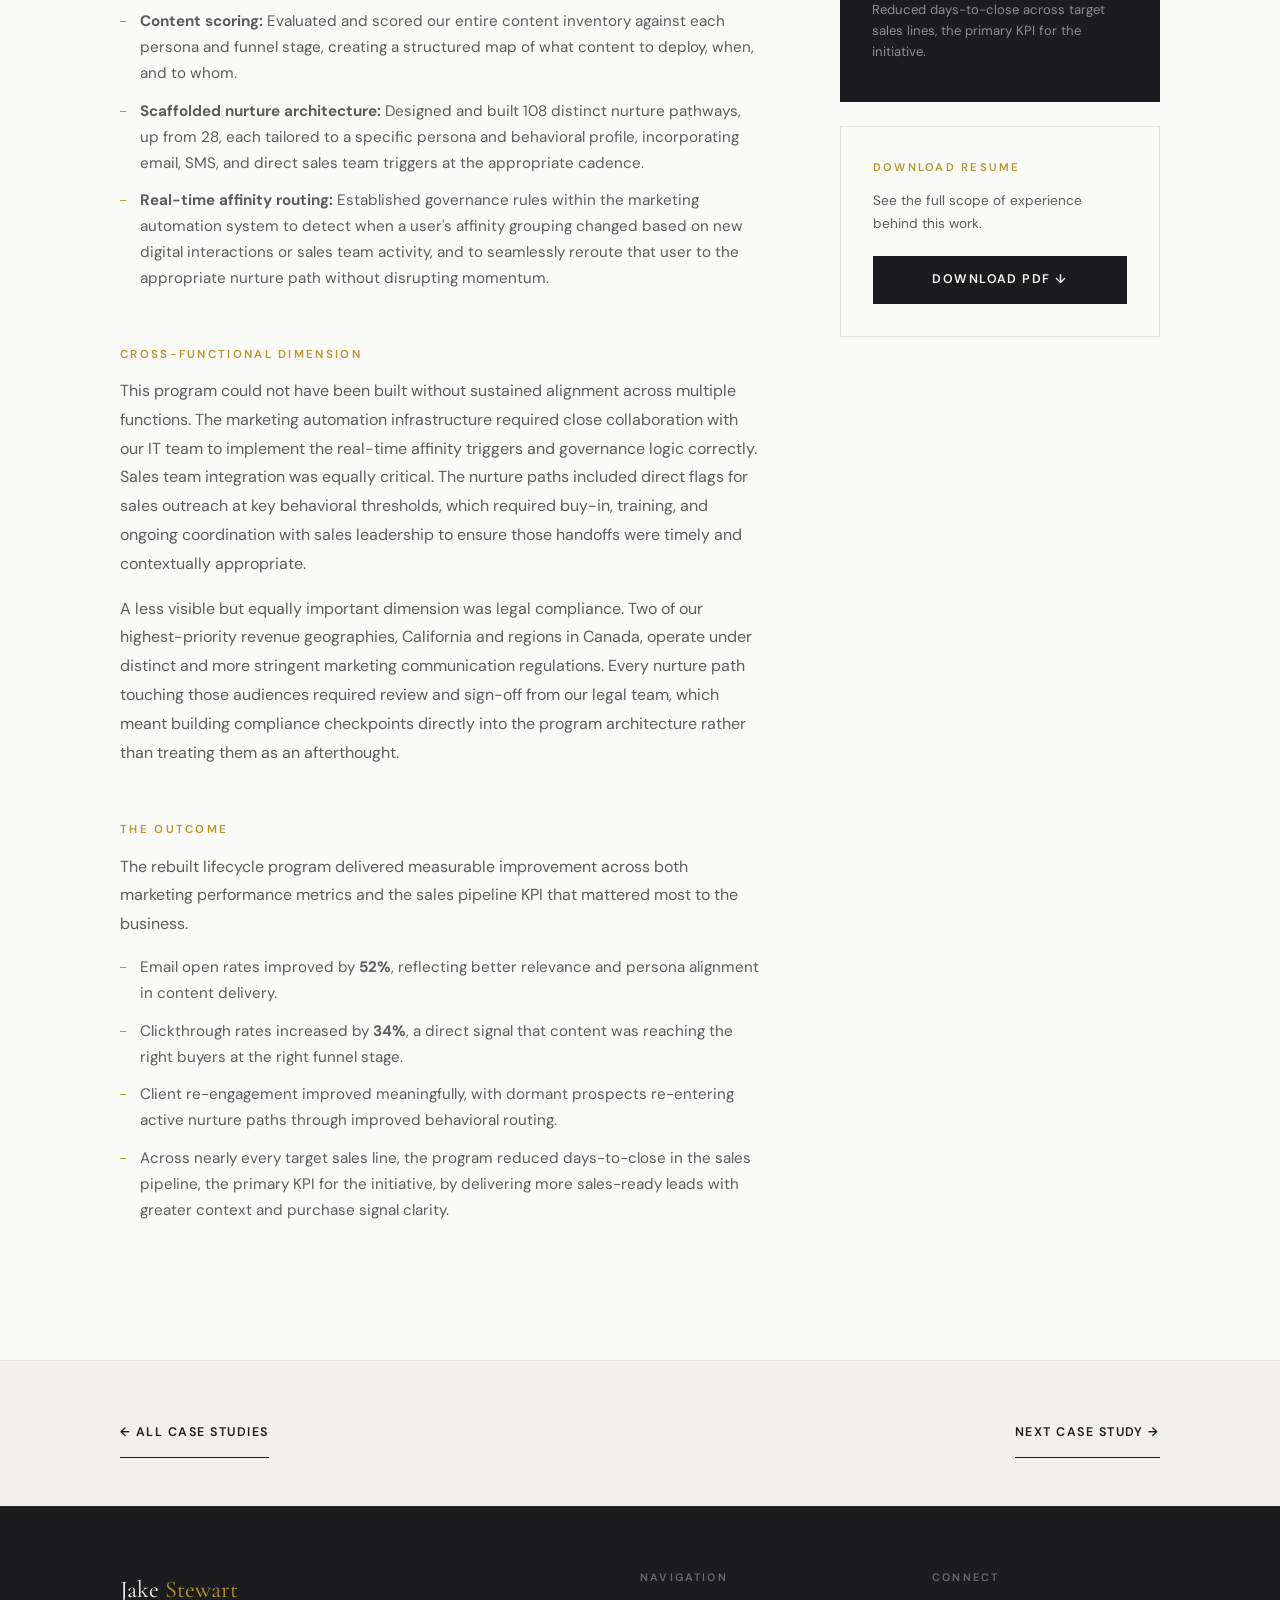
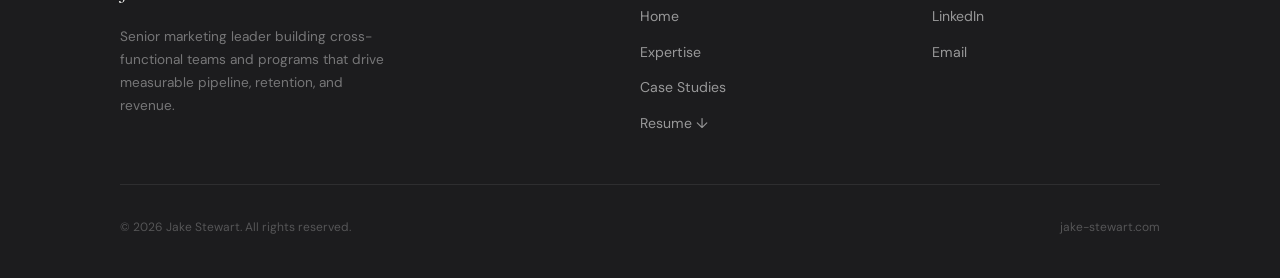
<file: case-studies/case-study-1.html>
<!DOCTYPE html>
<html lang="en">
<head>
  <meta charset="UTF-8" />
  <meta name="viewport" content="width=device-width, initial-scale=1.0" />
  <title>Real-Time Lifecycle Marketing Overhaul, Jake Stewart</title>
  <meta name="description" content="How Jake Stewart rebuilt A Fortune 500 Industrial Equipment Manufacturer's lifecycle marketing program from 28 to 108 distinct pathways using real-time affinity modeling, reducing days-to-close across target sales lines." />
  <link rel="apple-touch-icon" sizes="180x180" href="../assets/apple-touch-icon.png">
  <link rel="icon" type="image/png" sizes="32x32" href="../assets/favicon-32x32.png">
  <link rel="icon" type="image/png" sizes="16x16" href="../assets/favicon-16x16.png">
  <link rel="manifest" href="../assets/site.webmanifest">
  <link rel="stylesheet" href="../assets/css/style.css" />
</head>
<body>

  <!-- ============ NAV ============ -->
  <nav>
    <div class="nav-inner">
      <a href="../index.html" class="nav-logo">Jake <em>Stewart</em></a>
      <ul class="nav-links">
        <li><a href="../index.html">Home</a></li>
        <li><a href="../skills.html" class="hide-mobile">Expertise</a></li>
        <li><a href="index.html">Case Studies</a></li>
        <li><a href="../assets/jake-stewart-resume.pdf" target="_blank" class="nav-resume">Resume ↓</a></li>
      </ul>
    </div>
  </nav>

  <!-- ============ HERO ============ -->
  <section class="cs-detail-hero">
    <div class="container">
      <a href="index.html" class="cs-back">&larr; All Case Studies</a>
      <span class="section-label">Case Study 01 &nbsp;·&nbsp; Lifecycle Marketing &amp; Marketing Technology</span>
      <h1>Rebuilding Lifecycle Marketing<br>Around Real-Time Buyer Behavior</h1>
      <div class="cs-detail-meta">
        <div class="cs-detail-meta-item">
          <div class="cs-meta-label">Company</div>
          <div class="cs-meta-value">A Fortune 500 Industrial Equipment Manufacturer</div>
        </div>
        <div class="cs-detail-meta-item">
          <div class="cs-meta-label">Role</div>
          <div class="cs-meta-value">Digital Marketing Supervisor</div>
        </div>
        <div class="cs-detail-meta-item">
          <div class="cs-meta-label">Timeline</div>
          <div class="cs-meta-value">2016 – 2021</div>
        </div>
        <div class="cs-detail-meta-item">
          <div class="cs-meta-label">Primary Impact</div>
          <div class="cs-meta-value">Reduced Days-to-Close</div>
        </div>
      </div>
    </div>
  </section>

  <!-- ============ BODY ============ -->
  <section class="cs-detail-body">
    <div class="container">
      <div class="cs-detail-grid">

        <!-- Main content -->
        <div>

          <div class="cs-detail-section fade-up">
            <h3>The Situation</h3>
            <p>
              When I stepped into the Digital Marketing Supervisor role at A Fortune 500 Industrial Equipment Manufacturer, I inherited a lifecycle marketing program that had been designed for a different era of the business. It was built on limited persona modeling, assumed a narrow content inventory, and had no mechanism for responding to what the organization had learned about its buyers in the years since.
            </p>
            <p>
              The irony was that A Fortune 500 Industrial Equipment Manufacturer's marketing function had become significantly more sophisticated in the interim. I had been a primary architect of a content engine that now included in-depth case studies, whitepapers, a twice-weekly blog, functional calculators, and more. Separately, working closely with sales and IT teams, we had built a real-time affinity journey model that was genuinely best-in-class for the industry, a system that dynamically updated a prospect's profile based on live interactions with our digital environment, categorizing them by product interest area, industry vertical, and specific equipment type.
            </p>
            <p>
              The lifecycle marketing program hadn't kept pace with either of these investments. We had a powerful content library and a sophisticated martech infrastructure, and a nurture program that couldn't use either effectively. The opportunity was clear: rebuild the lifecycle program from the ground up to take full advantage of what we'd built.
            </p>
          </div>

          <div class="cs-detail-section fade-up">
            <h3>The Approach</h3>
            <p>
              The core design challenge was building a lifecycle system flexible enough to route the right content to the right person in real time, and responsive enough to update that routing as new interest signals were triggered by users. This required rethinking persona modeling, content strategy, automation architecture, and sales handoff protocols simultaneously. To execute on this scope of work, I did the following:
            </p>
            <ul>
              <li>
                <strong>Persona development:</strong> Developed distinct, detailed buyer personas for each target customer type, grounding them in both demographic data and behavioral patterns observed through our affinity modeling system.
              </li>
              <li>
                <strong>Content scoring:</strong> Evaluated and scored our entire content inventory against each persona and funnel stage, creating a structured map of what content to deploy, when, and to whom.
              </li>
              <li>
                <strong>Scaffolded nurture architecture:</strong> Designed and built 108 distinct nurture pathways, up from 28, each tailored to a specific persona and behavioral profile, incorporating email, SMS, and direct sales team triggers at the appropriate cadence.
              </li>
              <li>
                <strong>Real-time affinity routing:</strong> Established governance rules within the marketing automation system to detect when a user's affinity grouping changed based on new digital interactions or sales team activity, and to seamlessly reroute that user to the appropriate nurture path without disrupting momentum.
              </li>
            </ul>
          </div>

          <div class="cs-detail-section fade-up">
            <h3>Cross-Functional Dimension</h3>
            <p>
              This program could not have been built without sustained alignment across multiple functions. The marketing automation infrastructure required close collaboration with our IT team to implement the real-time affinity triggers and governance logic correctly. Sales team integration was equally critical. The nurture paths included direct flags for sales outreach at key behavioral thresholds, which required buy-in, training, and ongoing coordination with sales leadership to ensure those handoffs were timely and contextually appropriate.
            </p>
            <p>
              A less visible but equally important dimension was legal compliance. Two of our highest-priority revenue geographies, California and regions in Canada, operate under distinct and more stringent marketing communication regulations. Every nurture path touching those audiences required review and sign-off from our legal team, which meant building compliance checkpoints directly into the program architecture rather than treating them as an afterthought.
            </p>
          </div>

          <div class="cs-detail-section fade-up">
            <h3>The Outcome</h3>
            <p>
              The rebuilt lifecycle program delivered measurable improvement across both marketing performance metrics and the sales pipeline KPI that mattered most to the business.
            </p>
            <ul>
              <li>Email open rates improved by <strong>52%</strong>, reflecting better relevance and persona alignment in content delivery.</li>
              <li>Clickthrough rates increased by <strong>34%</strong>, a direct signal that content was reaching the right buyers at the right funnel stage.</li>
              <li>Client re-engagement improved meaningfully, with dormant prospects re-entering active nurture paths through improved behavioral routing.</li>
              <li>Across nearly every target sales line, the program reduced days-to-close in the sales pipeline, the primary KPI for the initiative, by delivering more sales-ready leads with greater context and purchase signal clarity.</li>
            </ul>
          </div>

        </div>

        <!-- Sidebar results -->
        <div class="cs-sidebar">
          <div class="cs-result-card fade-up">
            <div class="cs-meta-label">Open Rate Improvement</div>
            <span class="cs-meta-value">+52%</span>
            <p class="cs-result-desc">Email open rate lift following lifecycle program rebuild and persona-aligned content deployment.</p>
          </div>
          <div class="cs-result-card fade-up">
            <div class="cs-meta-label">Clickthrough Rate Improvement</div>
            <span class="cs-meta-value">+34%</span>
            <p class="cs-result-desc">CTR increase reflecting improved content-to-persona matching across nurture pathways.</p>
          </div>
          <div class="cs-result-card fade-up">
            <div class="cs-meta-label">Nurture Pathways Built</div>
            <span class="cs-meta-value">108</span>
            <p class="cs-result-desc">Distinct automated pathways, up from 28, enabling precise microtargeting by persona, industry, and product interest.</p>
          </div>
          <div class="cs-result-card fade-up">
            <div class="cs-meta-label">Primary Business Outcome</div>
            <span class="cs-meta-value">↓ DTC</span>
            <p class="cs-result-desc">Reduced days-to-close across target sales lines, the primary KPI for the initiative.</p>
          </div>

          <div style="margin-top: 24px; padding: 32px; border: 1px solid var(--border);" class="fade-up">
            <div class="section-label" style="margin-bottom: 12px;">Download Resume</div>
            <p style="font-size: 0.85rem; margin-bottom: 20px;">See the full scope of experience behind this work.</p>
            <a href="../assets/jake-stewart-resume.pdf" target="_blank" class="btn-primary" style="width: 100%; justify-content: center;">Download PDF ↓</a>
          </div>
        </div>

      </div>
    </div>
  </section>

  <!-- ============ NEXT CASE STUDY ============ -->
  <div style="border-top: 1px solid var(--border); padding: 48px 0; background: var(--off-white);">
    <div class="container" style="display: flex; justify-content: space-between; align-items: center; flex-wrap: wrap; gap: 24px;">
      <a href="index.html" class="btn-secondary">&larr; All Case Studies</a>
      <a href="case-study-2.html" class="btn-secondary">Next Case Study &rarr;</a>
    </div>
  </div>

  <!-- ============ FOOTER ============ -->
  <footer>
    <div class="container">
      <div class="footer-inner">
        <div>
          <div class="footer-brand">Jake <span>Stewart</span></div>
          <p class="footer-tagline">Senior marketing leader building cross-functional teams and programs that drive measurable pipeline, retention, and revenue.</p>
        </div>
        <div class="footer-col">
          <h4>Navigation</h4>
          <ul>
            <li><a href="../index.html">Home</a></li>
            <li><a href="../skills.html">Expertise</a></li>
            <li><a href="index.html">Case Studies</a></li>
            <li><a href="../assets/jake-stewart-resume.pdf" target="_blank">Resume ↓</a></li>
          </ul>
        </div>
        <div class="footer-col">
          <h4>Connect</h4>
          <ul>
            <li><a href="https://www.linkedin.com/in/jacob-stewart-9aa251113/" target="_blank">LinkedIn</a></li>
            <li><a href="mailto:jake@jake-stewart.com">Email</a></li>
          </ul>
        </div>
      </div>
      <div class="footer-bottom">
        <p>&copy; 2026 Jake Stewart. All rights reserved.</p>
        <p>jake-stewart.com</p>
      </div>
    </div>
  </footer>

  <script src="../assets/js/main.js"></script>
</body>
</html>
</file>
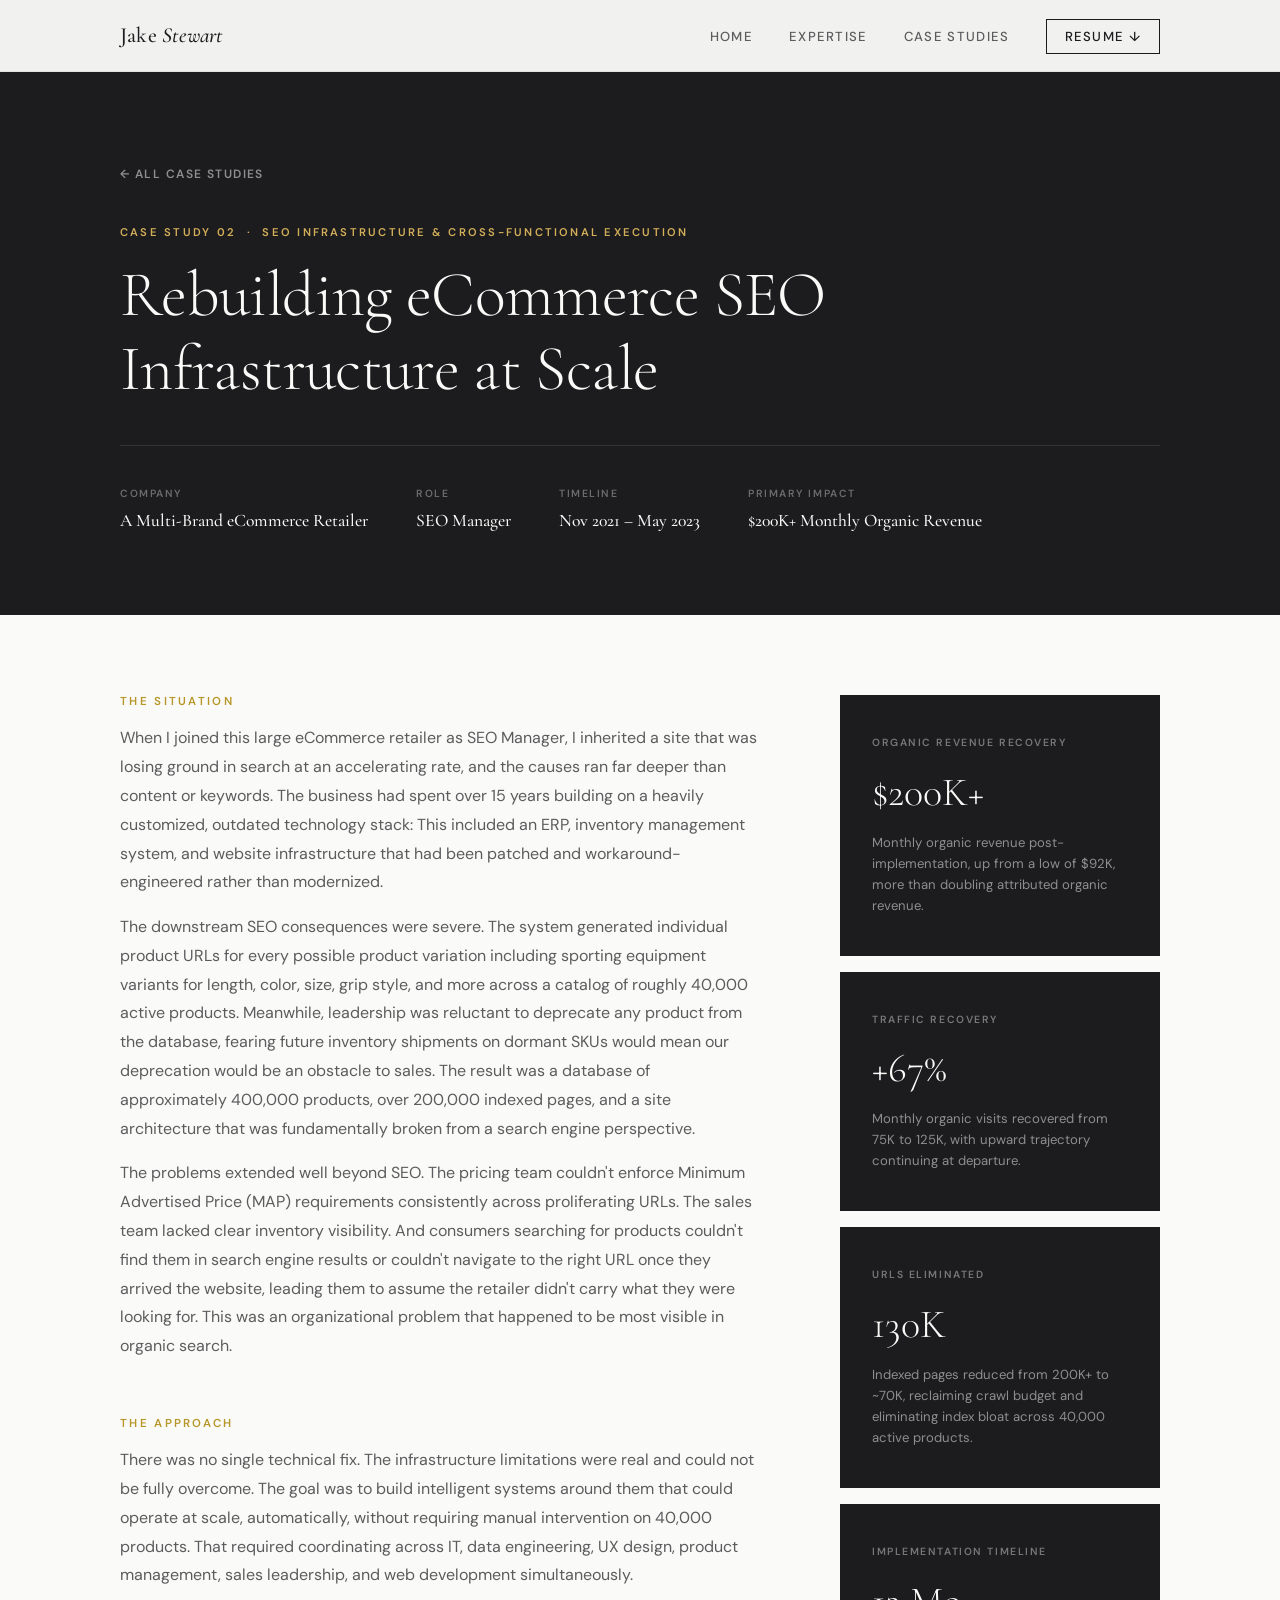
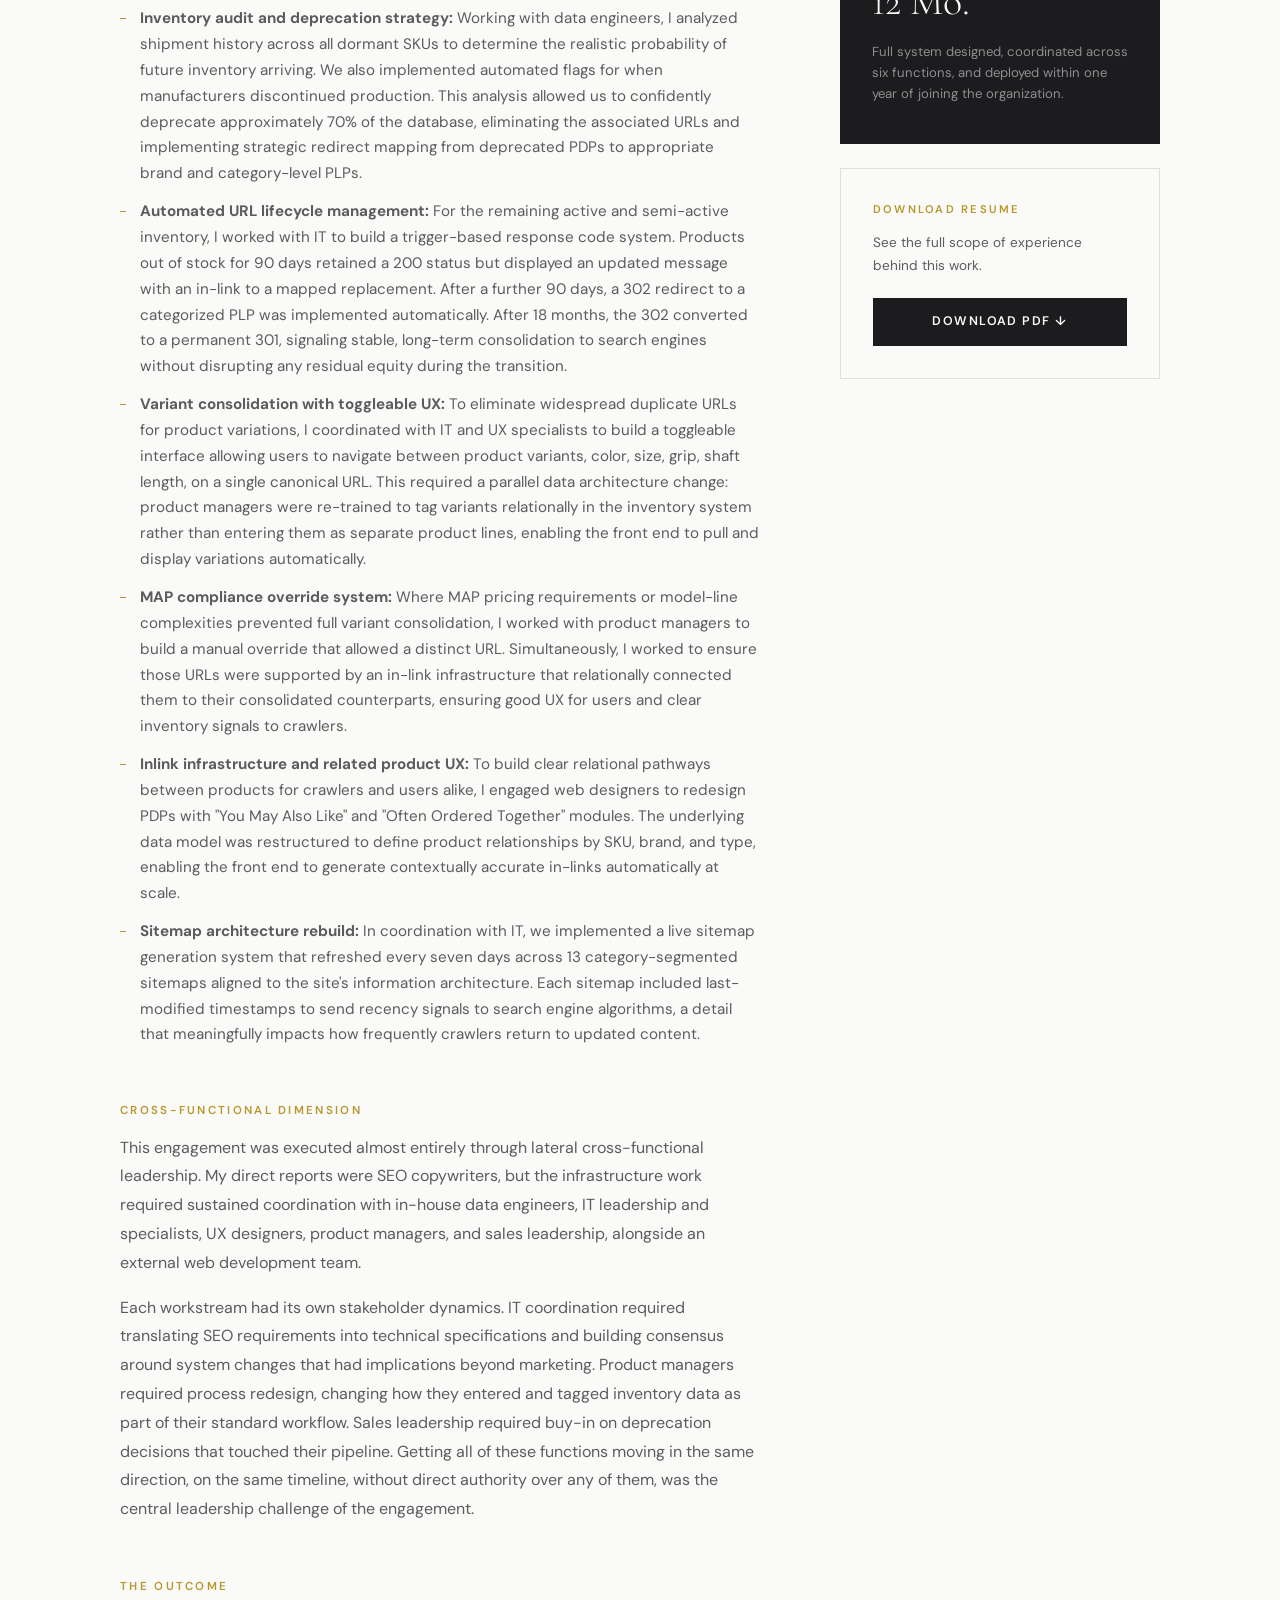
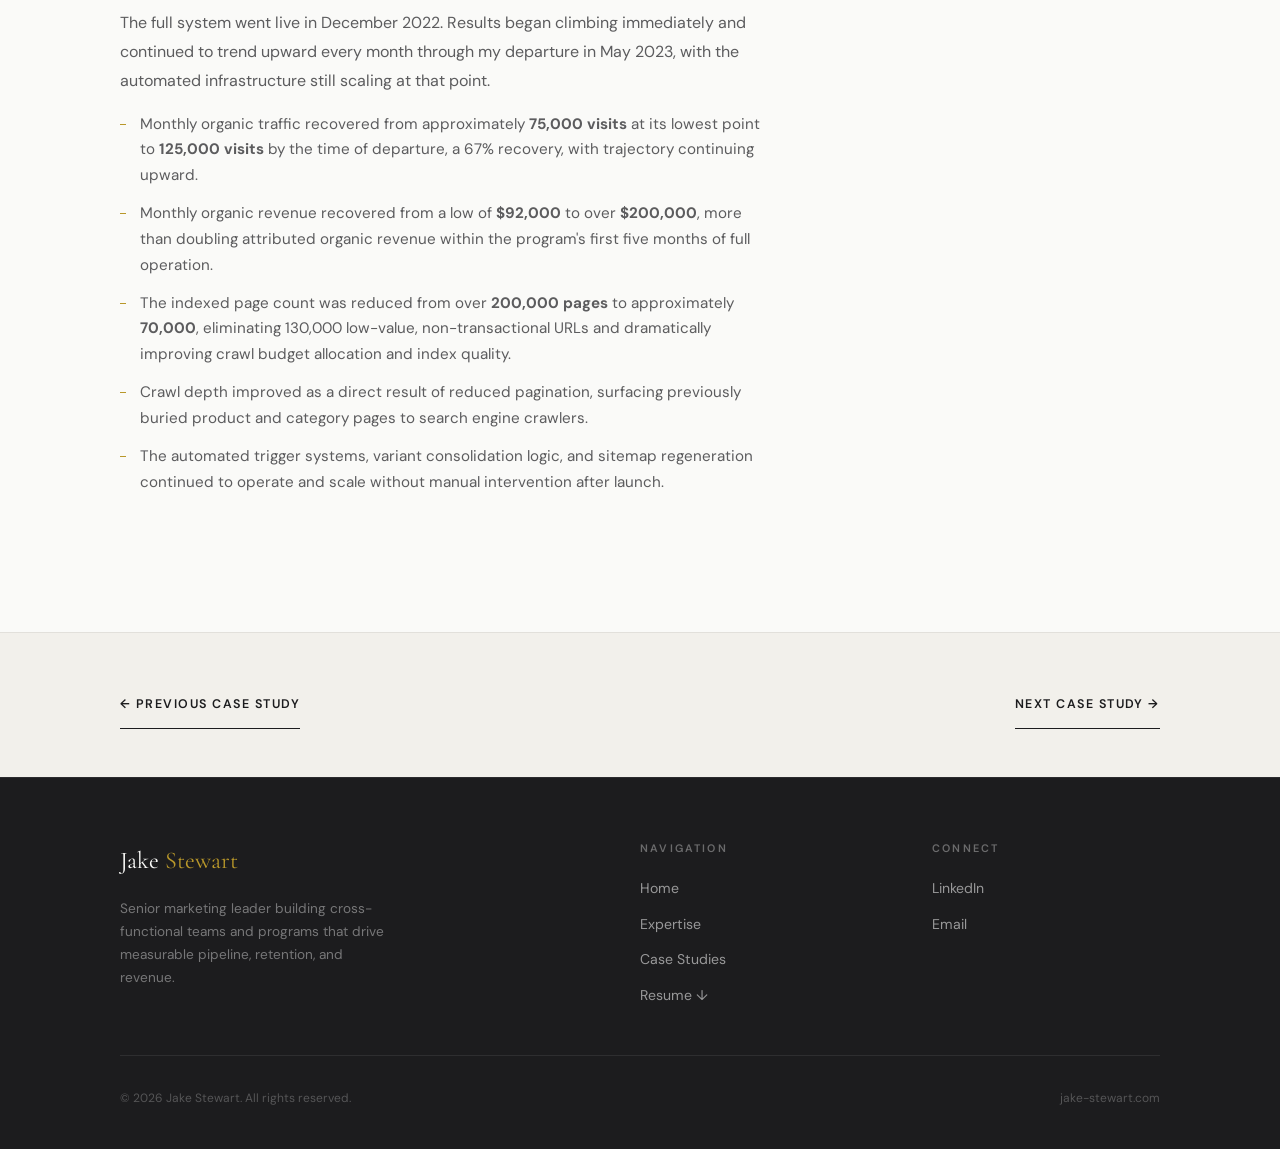
<file: case-studies/case-study-2.html>
<!DOCTYPE html>
<html lang="en">
<head>
  <meta charset="UTF-8" />
  <meta name="viewport" content="width=device-width, initial-scale=1.0" />
  <title>eCommerce SEO Infrastructure Overhaul, Jake Stewart</title>
  <meta name="description" content="How Jake Stewart rebuilt a large eCommerce retailer's SEO infrastructure at scale, consolidating 200,000+ indexed pages, implementing automated URL lifecycle management, and returning organic revenue to $200K+ monthly." />
  <link rel="apple-touch-icon" sizes="180x180" href="../assets/apple-touch-icon.png">
  <link rel="icon" type="image/png" sizes="32x32" href="../assets/favicon-32x32.png">
  <link rel="icon" type="image/png" sizes="16x16" href="../assets/favicon-16x16.png">
  <link rel="manifest" href="../assets/site.webmanifest">
  <link rel="stylesheet" href="../assets/css/style.css" />
</head>
<body>

  <!-- ============ NAV ============ -->
  <nav>
    <div class="nav-inner">
      <a href="../index.html" class="nav-logo">Jake <em>Stewart</em></a>
      <ul class="nav-links">
        <li><a href="../index.html">Home</a></li>
        <li><a href="../skills.html" class="hide-mobile">Expertise</a></li>
        <li><a href="index.html">Case Studies</a></li>
        <li><a href="../assets/jake-stewart-resume.pdf" target="_blank" class="nav-resume">Resume ↓</a></li>
      </ul>
    </div>
  </nav>

  <!-- ============ HERO ============ -->
  <section class="cs-detail-hero">
    <div class="container">
      <a href="index.html" class="cs-back">&larr; All Case Studies</a>
      <span class="section-label">Case Study 02 &nbsp;·&nbsp; SEO Infrastructure &amp; Cross-Functional Execution</span>
      <h1>Rebuilding eCommerce SEO<br>Infrastructure at Scale</h1>
      <div class="cs-detail-meta">
        <div class="cs-detail-meta-item">
          <div class="cs-meta-label">Company</div>
          <div class="cs-meta-value">A Multi-Brand eCommerce Retailer</div>
        </div>
        <div class="cs-detail-meta-item">
          <div class="cs-meta-label">Role</div>
          <div class="cs-meta-value">SEO Manager</div>
        </div>
        <div class="cs-detail-meta-item">
          <div class="cs-meta-label">Timeline</div>
          <div class="cs-meta-value">Nov 2021 – May 2023</div>
        </div>
        <div class="cs-detail-meta-item">
          <div class="cs-meta-label">Primary Impact</div>
          <div class="cs-meta-value">$200K+ Monthly Organic Revenue</div>
        </div>
      </div>
    </div>
  </section>

  <!-- ============ BODY ============ -->
  <section class="cs-detail-body">
    <div class="container">
      <div class="cs-detail-grid">

        <!-- Main content -->
        <div>

          <div class="cs-detail-section fade-up">
            <h3>The Situation</h3>
            <p>
              When I joined this large eCommerce retailer as SEO Manager, I inherited a site that was losing ground in search at an accelerating rate, and the causes ran far deeper than content or keywords. The business had spent over 15 years building on a heavily customized, outdated technology stack: This included an ERP, inventory management system, and website infrastructure that had been patched and workaround-engineered rather than modernized.
            </p>
            <p>
              The downstream SEO consequences were severe. The system generated individual product URLs for every possible product variation including sporting equipment variants for length, color, size, grip style, and more across a catalog of roughly 40,000 active products. Meanwhile, leadership was reluctant to deprecate any product from the database, fearing future inventory shipments on dormant SKUs would mean our deprecation would be an obstacle to sales. The result was a database of approximately 400,000 products, over 200,000 indexed pages, and a site architecture that was fundamentally broken from a search engine perspective.
            </p>
            <p>
              The problems extended well beyond SEO. The pricing team couldn't enforce Minimum Advertised Price (MAP) requirements consistently across proliferating URLs. The sales team lacked clear inventory visibility. And consumers searching for products couldn't find them in search engine results or couldn't navigate to the right URL once they arrived the website, leading them to assume the retailer didn't carry what they were looking for. This was an organizational problem that happened to be most visible in organic search.
            </p>
          </div>

          <div class="cs-detail-section fade-up">
            <h3>The Approach</h3>
            <p>
              There was no single technical fix. The infrastructure limitations were real and could not be fully overcome. The goal was to build intelligent systems around them that could operate at scale, automatically, without requiring manual intervention on 40,000 products. That required coordinating across IT, data engineering, UX design, product management, sales leadership, and web development simultaneously.
            </p>
            <ul>
              <li>
                <strong>Inventory audit and deprecation strategy:</strong> Working with data engineers, I analyzed shipment history across all dormant SKUs to determine the realistic probability of future inventory arriving. We also implemented automated flags for when manufacturers discontinued production. This analysis allowed us to confidently deprecate approximately 70% of the database, eliminating the associated URLs and implementing strategic redirect mapping from deprecated PDPs to appropriate brand and category-level PLPs.
              </li>
              <li>
                <strong>Automated URL lifecycle management:</strong> For the remaining active and semi-active inventory, I worked with IT to build a trigger-based response code system. Products out of stock for 90 days retained a 200 status but displayed an updated message with an in-link to a mapped replacement. After a further 90 days, a 302 redirect to a categorized PLP was implemented automatically. After 18 months, the 302 converted to a permanent 301, signaling stable, long-term consolidation to search engines without disrupting any residual equity during the transition.
              </li>
              <li>
                <strong>Variant consolidation with toggleable UX:</strong> To eliminate widespread duplicate URLs for product variations, I coordinated with IT and UX specialists to build a toggleable interface allowing users to navigate between product variants, color, size, grip, shaft length, on a single canonical URL. This required a parallel data architecture change: product managers were re-trained to tag variants relationally in the inventory system rather than entering them as separate product lines, enabling the front end to pull and display variations automatically.
              </li>
              <li>
                <strong>MAP compliance override system:</strong> Where MAP pricing requirements or model-line complexities prevented full variant consolidation, I worked with product managers to build a manual override that allowed a distinct URL. Simultaneously, I worked to ensure those URLs were supported by an in-link infrastructure that relationally connected them to their consolidated counterparts, ensuring good UX for users and clear inventory signals to crawlers.
              </li>
              <li>
                <strong>Inlink infrastructure and related product UX:</strong> To build clear relational pathways between products for crawlers and users alike, I engaged web designers to redesign PDPs with "You May Also Like" and "Often Ordered Together" modules. The underlying data model was restructured to define product relationships by SKU, brand, and type, enabling the front end to generate contextually accurate in-links automatically at scale.
              </li>
              <li>
                <strong>Sitemap architecture rebuild:</strong> In coordination with IT, we implemented a live sitemap generation system that refreshed every seven days across 13 category-segmented sitemaps aligned to the site's information architecture. Each sitemap included last-modified timestamps to send recency signals to search engine algorithms, a detail that meaningfully impacts how frequently crawlers return to updated content.
              </li>
            </ul>
          </div>

          <div class="cs-detail-section fade-up">
            <h3>Cross-Functional Dimension</h3>
            <p>
              This engagement was executed almost entirely through lateral cross-functional leadership. My direct reports were SEO copywriters, but the infrastructure work required sustained coordination with in-house data engineers, IT leadership and specialists, UX designers, product managers, and sales leadership, alongside an external web development team.
            </p>
            <p>
              Each workstream had its own stakeholder dynamics. IT coordination required translating SEO requirements into technical specifications and building consensus around system changes that had implications beyond marketing. Product managers required process redesign, changing how they entered and tagged inventory data as part of their standard workflow. Sales leadership required buy-in on deprecation decisions that touched their pipeline. Getting all of these functions moving in the same direction, on the same timeline, without direct authority over any of them, was the central leadership challenge of the engagement.
            </p>
          </div>

          <div class="cs-detail-section fade-up">
            <h3>The Outcome</h3>
            <p>
              The full system went live in December 2022. Results began climbing immediately and continued to trend upward every month through my departure in May 2023, with the automated infrastructure still scaling at that point.
            </p>
            <ul>
              <li>Monthly organic traffic recovered from approximately <strong>75,000 visits</strong> at its lowest point to <strong>125,000 visits</strong> by the time of departure, a 67% recovery, with trajectory continuing upward.</li>
              <li>Monthly organic revenue recovered from a low of <strong>$92,000</strong> to over <strong>$200,000</strong>, more than doubling attributed organic revenue within the program's first five months of full operation.</li>
              <li>The indexed page count was reduced from over <strong>200,000 pages</strong> to approximately <strong>70,000</strong>, eliminating 130,000 low-value, non-transactional URLs and dramatically improving crawl budget allocation and index quality.</li>
              <li>Crawl depth improved as a direct result of reduced pagination, surfacing previously buried product and category pages to search engine crawlers.</li>
              <li>The automated trigger systems, variant consolidation logic, and sitemap regeneration continued to operate and scale without manual intervention after launch.</li>
            </ul>
          </div>

        </div>

        <!-- Sidebar results -->
        <div class="cs-sidebar">
          <div class="cs-result-card fade-up">
            <div class="cs-meta-label">Organic Revenue Recovery</div>
            <span class="cs-meta-value">$200K+</span>
            <p class="cs-result-desc">Monthly organic revenue post-implementation, up from a low of $92K, more than doubling attributed organic revenue.</p>
          </div>
          <div class="cs-result-card fade-up">
            <div class="cs-meta-label">Traffic Recovery</div>
            <span class="cs-meta-value">+67%</span>
            <p class="cs-result-desc">Monthly organic visits recovered from 75K to 125K, with upward trajectory continuing at departure.</p>
          </div>
          <div class="cs-result-card fade-up">
            <div class="cs-meta-label">URLs Eliminated</div>
            <span class="cs-meta-value">130K</span>
            <p class="cs-result-desc">Indexed pages reduced from 200K+ to ~70K, reclaiming crawl budget and eliminating index bloat across 40,000 active products.</p>
          </div>
          <div class="cs-result-card fade-up">
            <div class="cs-meta-label">Implementation Timeline</div>
            <span class="cs-meta-value">12 Mo.</span>
            <p class="cs-result-desc">Full system designed, coordinated across six functions, and deployed within one year of joining the organization.</p>
          </div>

          <div style="margin-top: 24px; padding: 32px; border: 1px solid var(--border);" class="fade-up">
            <div class="section-label" style="margin-bottom: 12px;">Download Resume</div>
            <p style="font-size: 0.85rem; margin-bottom: 20px;">See the full scope of experience behind this work.</p>
            <a href="../assets/jake-stewart-resume.pdf" target="_blank" class="btn-primary" style="width: 100%; justify-content: center;">Download PDF ↓</a>
          </div>
        </div>

      </div>
    </div>
  </section>

  <!-- ============ BACK TO CASE STUDIES ============ -->
  <div style="border-top: 1px solid var(--border); padding: 48px 0; background: var(--off-white);">
    <div class="container" style="display: flex; justify-content: space-between; align-items: center; flex-wrap: wrap; gap: 24px;">
      <a href="case-study-1.html" class="btn-secondary">&larr; Previous Case Study</a>
      <a href="case-study-3.html" class="btn-secondary">Next Case Study &rarr;</a>
    </div>
  </div>

  <!-- ============ FOOTER ============ -->
  <footer>
    <div class="container">
      <div class="footer-inner">
        <div>
          <div class="footer-brand">Jake <span>Stewart</span></div>
          <p class="footer-tagline">Senior marketing leader building cross-functional teams and programs that drive measurable pipeline, retention, and revenue.</p>
        </div>
        <div class="footer-col">
          <h4>Navigation</h4>
          <ul>
            <li><a href="../index.html">Home</a></li>
            <li><a href="../skills.html">Expertise</a></li>
            <li><a href="index.html">Case Studies</a></li>
            <li><a href="../assets/jake-stewart-resume.pdf" target="_blank">Resume ↓</a></li>
          </ul>
        </div>
        <div class="footer-col">
          <h4>Connect</h4>
          <ul>
            <li><a href="https://www.linkedin.com/in/jacob-stewart-9aa251113/" target="_blank">LinkedIn</a></li>
            <li><a href="mailto:jake@jake-stewart.com">Email</a></li>
          </ul>
        </div>
      </div>
      <div class="footer-bottom">
        <p>&copy; 2026 Jake Stewart. All rights reserved.</p>
        <p>jake-stewart.com</p>
      </div>
    </div>
  </footer>

  <script src="../assets/js/main.js"></script>
</body>
</html>
</file>
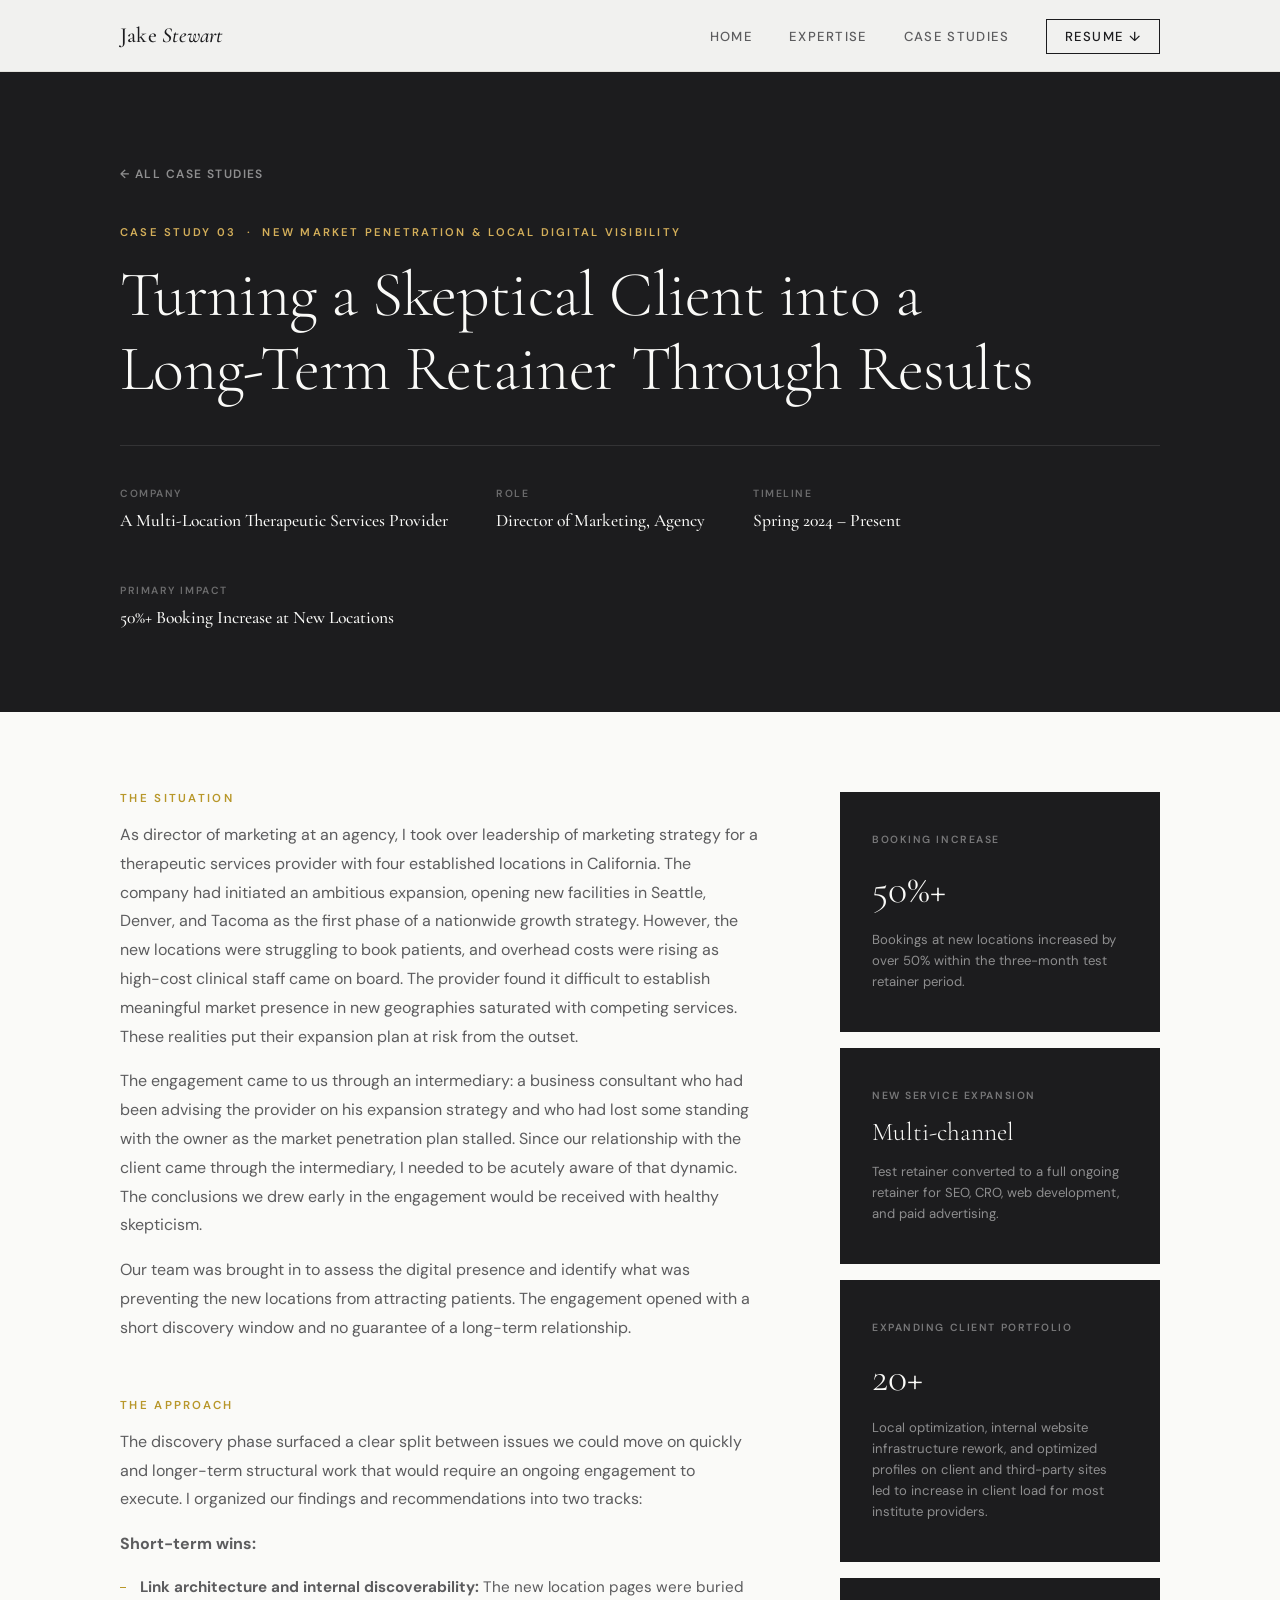
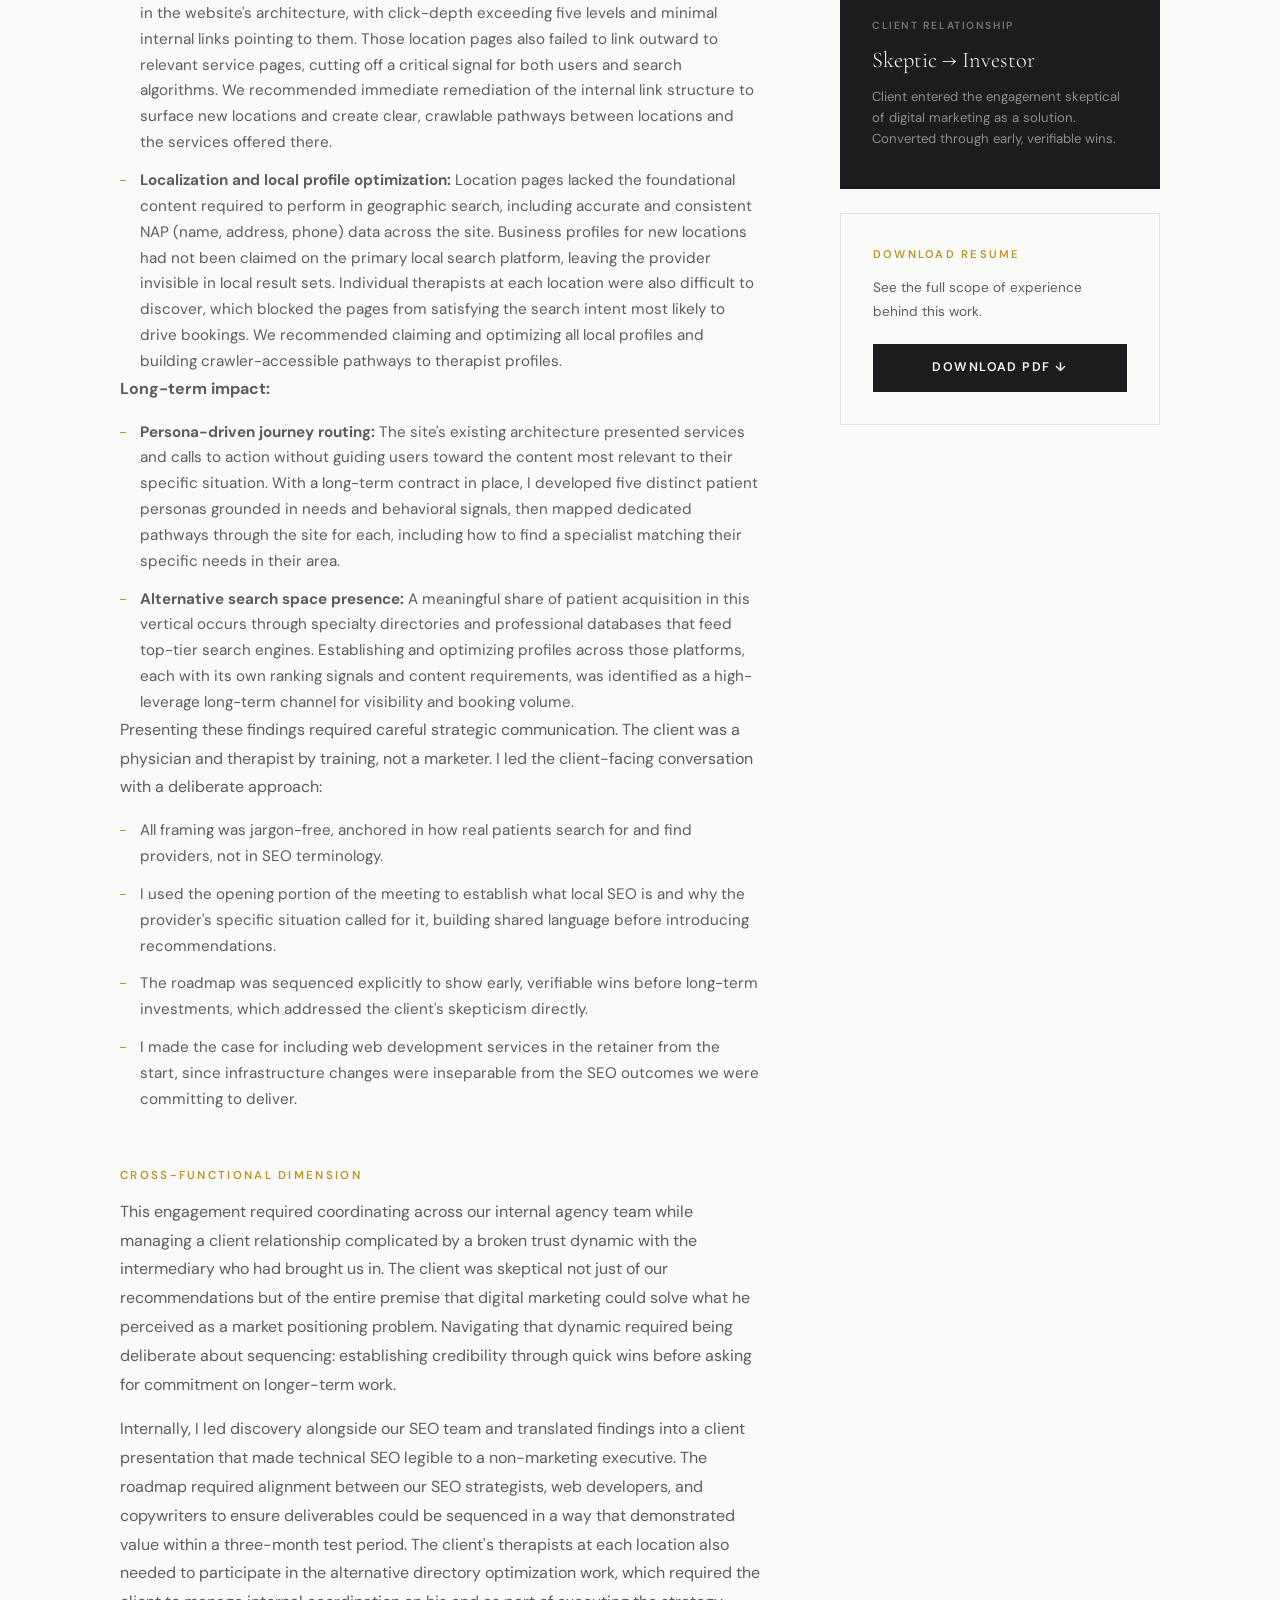
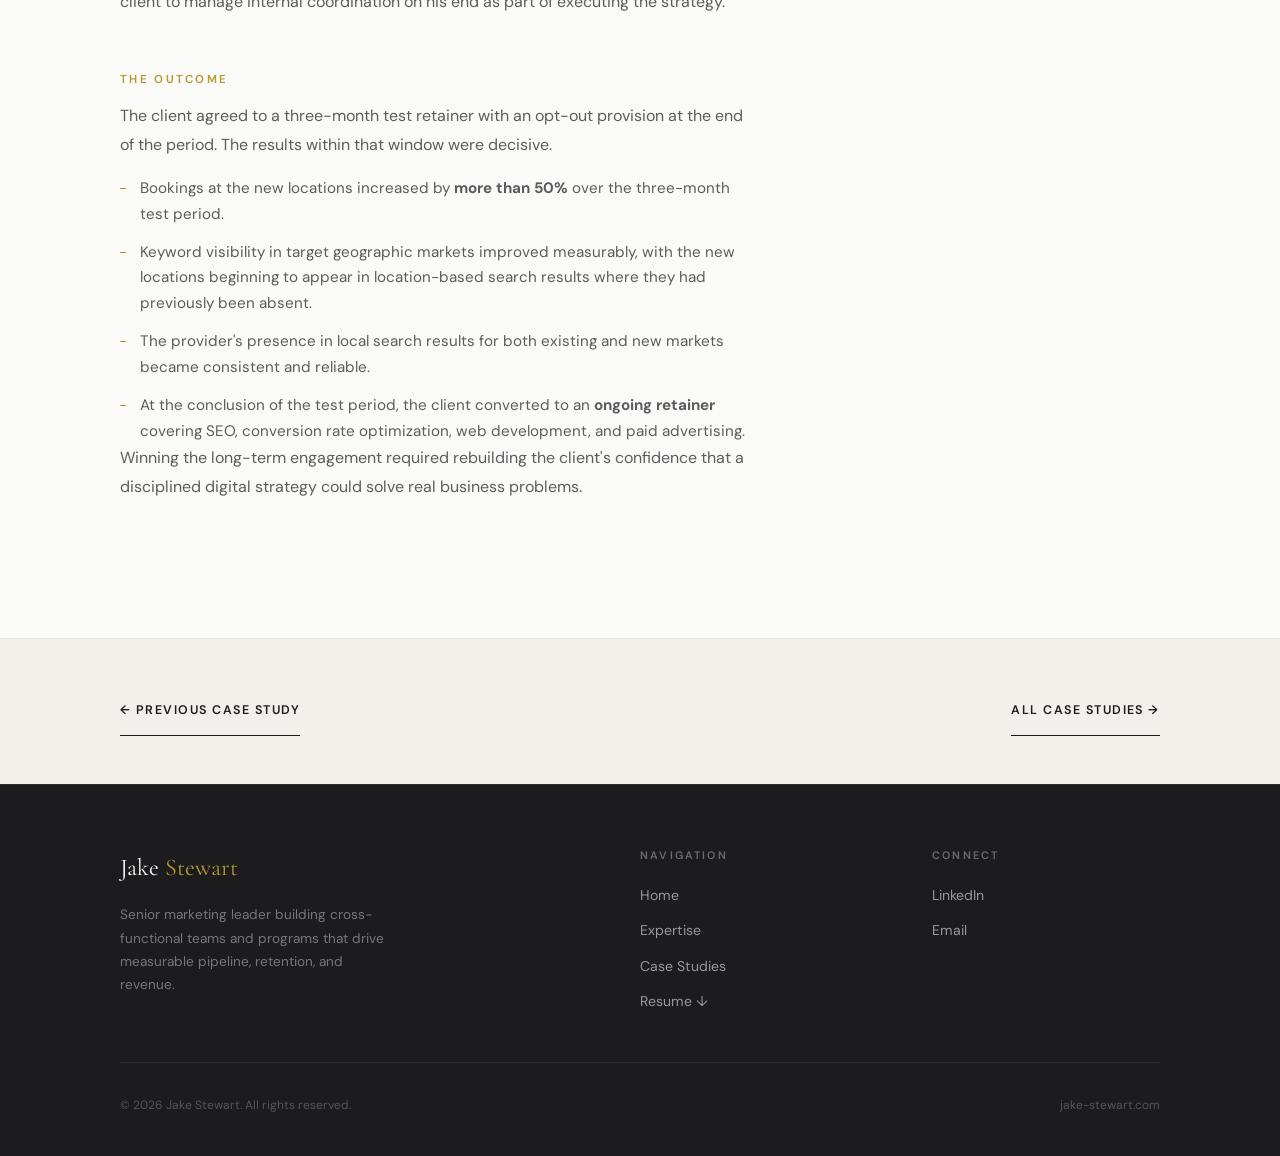
<file: case-studies/case-study-3.html>
<!DOCTYPE html>
<html lang="en">
<head>
  <meta charset="UTF-8" />
  <meta name="viewport" content="width=device-width, initial-scale=1.0" />
  <title>Local SEO &amp; New Market Penetration for a Therapeutic Provider, Jake Stewart</title>
  <meta name="description" content="How Jake Stewart led a discovery engagement and strategic roadmap that drove 50%+ booking increases at new locations for a therapeutic services provider expanding into new markets." />
  <link rel="apple-touch-icon" sizes="180x180" href="../assets/apple-touch-icon.png">
  <link rel="icon" type="image/png" sizes="32x32" href="../assets/favicon-32x32.png">
  <link rel="icon" type="image/png" sizes="16x16" href="../assets/favicon-16x16.png">
  <link rel="manifest" href="../assets/site.webmanifest">
  <link rel="stylesheet" href="../assets/css/style.css" />
</head>
<body>

  <!-- ============ NAV ============ -->
  <nav>
    <div class="nav-inner">
      <a href="../index.html" class="nav-logo">Jake <em>Stewart</em></a>
      <ul class="nav-links">
        <li><a href="../index.html">Home</a></li>
        <li><a href="../skills.html" class="hide-mobile">Expertise</a></li>
        <li><a href="index.html">Case Studies</a></li>
        <li><a href="../assets/jake-stewart-resume.pdf" target="_blank" class="nav-resume">Resume ↓</a></li>
      </ul>
    </div>
  </nav>

  <!-- ============ HERO ============ -->
  <section class="cs-detail-hero">
    <div class="container">
      <a href="index.html" class="cs-back">&larr; All Case Studies</a>
      <span class="section-label">Case Study 03 &nbsp;·&nbsp; New Market Penetration &amp; Local Digital Visibility</span>
      <h1>Turning a Skeptical Client into a<br>Long-Term Retainer Through Results</h1>
      <div class="cs-detail-meta">
        <div class="cs-detail-meta-item">
          <div class="cs-meta-label">Company</div>
          <div class="cs-meta-value">A Multi-Location Therapeutic Services Provider</div>
        </div>
        <div class="cs-detail-meta-item">
          <div class="cs-meta-label">Role</div>
          <div class="cs-meta-value">Director of Marketing, Agency</div>
        </div>
        <div class="cs-detail-meta-item">
          <div class="cs-meta-label">Timeline</div>
          <div class="cs-meta-value">Spring 2024 – Present</div>
        </div>
        <div class="cs-detail-meta-item">
          <div class="cs-meta-label">Primary Impact</div>
          <div class="cs-meta-value">50%+ Booking Increase at New Locations</div>
        </div>
      </div>
    </div>
  </section>

  <!-- ============ BODY ============ -->
  <section class="cs-detail-body">
    <div class="container">
      <div class="cs-detail-grid">

        <!-- Main content -->
        <div>

          <div class="cs-detail-section fade-up">
            <h3>The Situation</h3>
            <p>
              As director of marketing at an agency, I took over leadership of marketing strategy for a therapeutic services provider with four established locations in California. The company had initiated an ambitious expansion, opening new facilities in Seattle, Denver, and Tacoma as the first phase of a nationwide growth strategy. However, the new locations were struggling to book patients, and overhead costs were rising as high-cost clinical staff came on board. The provider found it difficult to establish meaningful market presence in new geographies saturated with competing services. These realities put their expansion plan at risk from the outset.
            </p>
            <p>
              The engagement came to us through an intermediary: a business consultant who had been advising the provider on his expansion strategy and who had lost some standing with the owner as the market penetration plan stalled. Since our relationship with the client came through the intermediary, I needed to be acutely aware of that dynamic. The conclusions we drew early in the engagement would be received with healthy skepticism.
            </p>
            <p>
              Our team was brought in to assess the digital presence and identify what was preventing the new locations from attracting patients. The engagement opened with a short discovery window and no guarantee of a long-term relationship.
            </p>
          </div>

          <div class="cs-detail-section fade-up">
            <h3>The Approach</h3>
            <p>
              The discovery phase surfaced a clear split between issues we could move on quickly and longer-term structural work that would require an ongoing engagement to execute. I organized our findings and recommendations into two tracks:
            </p>
            <p><strong>Short-term wins:</strong></p>
            <ul>
              <li>
                <strong>Link architecture and internal discoverability:</strong> The new location pages were buried in the website's architecture, with click-depth exceeding five levels and minimal internal links pointing to them. Those location pages also failed to link outward to relevant service pages, cutting off a critical signal for both users and search algorithms. We recommended immediate remediation of the internal link structure to surface new locations and create clear, crawlable pathways between locations and the services offered there.
              </li>
              <li>
                <strong>Localization and local profile optimization:</strong> Location pages lacked the foundational content required to perform in geographic search, including accurate and consistent NAP (name, address, phone) data across the site. Business profiles for new locations had not been claimed on the primary local search platform, leaving the provider invisible in local result sets. Individual therapists at each location were also difficult to discover, which blocked the pages from satisfying the search intent most likely to drive bookings. We recommended claiming and optimizing all local profiles and building crawler-accessible pathways to therapist profiles.
              </li>
            </ul>
            <p><strong>Long-term impact:</strong></p>
            <ul>
              <li>
                <strong>Persona-driven journey routing:</strong> The site's existing architecture presented services and calls to action without guiding users toward the content most relevant to their specific situation. With a long-term contract in place, I developed five distinct patient personas grounded in needs and behavioral signals, then mapped dedicated pathways through the site for each, including how to find a specialist matching their specific needs in their area.
              </li>
              <li>
                <strong>Alternative search space presence:</strong> A meaningful share of patient acquisition in this vertical occurs through specialty directories and professional databases that feed top-tier search engines. Establishing and optimizing profiles across those platforms, each with its own ranking signals and content requirements, was identified as a high-leverage long-term channel for visibility and booking volume.
              </li>
            </ul>
            <p>
              Presenting these findings required careful strategic communication. The client was a physician and therapist by training, not a marketer. I led the client-facing conversation with a deliberate approach:
            </p>
            <ul>
              <li>All framing was jargon-free, anchored in how real patients search for and find providers, not in SEO terminology.</li>
              <li>I used the opening portion of the meeting to establish what local SEO is and why the provider's specific situation called for it, building shared language before introducing recommendations.</li>
              <li>The roadmap was sequenced explicitly to show early, verifiable wins before long-term investments, which addressed the client's skepticism directly.</li>
              <li>I made the case for including web development services in the retainer from the start, since infrastructure changes were inseparable from the SEO outcomes we were committing to deliver.</li>
            </ul>
          </div>

          <div class="cs-detail-section fade-up">
            <h3>Cross-Functional Dimension</h3>
            <p>
              This engagement required coordinating across our internal agency team while managing a client relationship complicated by a broken trust dynamic with the intermediary who had brought us in. The client was skeptical not just of our recommendations but of the entire premise that digital marketing could solve what he perceived as a market positioning problem. Navigating that dynamic required being deliberate about sequencing: establishing credibility through quick wins before asking for commitment on longer-term work.
            </p>
            <p>
              Internally, I led discovery alongside our SEO team and translated findings into a client presentation that made technical SEO legible to a non-marketing executive. The roadmap required alignment between our SEO strategists, web developers, and copywriters to ensure deliverables could be sequenced in a way that demonstrated value within a three-month test period. The client's therapists at each location also needed to participate in the alternative directory optimization work, which required the client to manage internal coordination on his end as part of executing the strategy.
            </p>
          </div>

          <div class="cs-detail-section fade-up">
            <h3>The Outcome</h3>
            <p>
              The client agreed to a three-month test retainer with an opt-out provision at the end of the period. The results within that window were decisive.
            </p>
            <ul>
              <li>Bookings at the new locations increased by <strong>more than 50%</strong> over the three-month test period.</li>
              <li>Keyword visibility in target geographic markets improved measurably, with the new locations beginning to appear in location-based search results where they had previously been absent.</li>
              <li>The provider's presence in local search results for both existing and new markets became consistent and reliable.</li>
              <li>At the conclusion of the test period, the client converted to an <strong>ongoing retainer</strong> covering SEO, conversion rate optimization, web development, and paid advertising.</li>
            </ul>
            <p>
              Winning the long-term engagement required rebuilding the client's confidence that a disciplined digital strategy could solve real business problems.
            </p>
          </div>

        </div>

        <!-- Sidebar results -->
        <div class="cs-sidebar">
          <div class="cs-result-card fade-up">
            <div class="cs-meta-label">Booking Increase</div>
            <span class="cs-meta-value">50%+</span>
            <p class="cs-result-desc">Bookings at new locations increased by over 50% within the three-month test retainer period.</p>
          </div>
          <div class="cs-result-card fade-up">
            <div class="cs-meta-label">New Service Expansion</div>
            <span class="cs-meta-value" style="font-size: 1.6rem;">Multi-channel</span>
            <p class="cs-result-desc">Test retainer converted to a full ongoing retainer for SEO, CRO, web development, and paid advertising.</p>
          </div>
          <div class="cs-result-card fade-up">
            <div class="cs-meta-label">Expanding Client Portfolio</div>
            <span class="cs-meta-value">20+</span>
            <p class="cs-result-desc">Local optimization, internal website infrastructure rework, and optimized profiles on client and third-party sites led to increase in client load for most institute providers.</p>
          </div>
          <div class="cs-result-card fade-up">
            <div class="cs-meta-label">Client Relationship</div>
            <span class="cs-meta-value" style="font-size: 1.4rem;">Skeptic &#8594; Investor</span>
            <p class="cs-result-desc">Client entered the engagement skeptical of digital marketing as a solution. Converted through early, verifiable wins.</p>
          </div>

          <div style="margin-top: 24px; padding: 32px; border: 1px solid var(--border);" class="fade-up">
            <div class="section-label" style="margin-bottom: 12px;">Download Resume</div>
            <p style="font-size: 0.85rem; margin-bottom: 20px;">See the full scope of experience behind this work.</p>
            <a href="../assets/jake-stewart-resume.pdf" target="_blank" class="btn-primary" style="width: 100%; justify-content: center;">Download PDF ↓</a>
          </div>
        </div>

      </div>
    </div>
  </section>

  <!-- ============ BACK TO CASE STUDIES ============ -->
  <div style="border-top: 1px solid var(--border); padding: 48px 0; background: var(--off-white);">
    <div class="container" style="display: flex; justify-content: space-between; align-items: center; flex-wrap: wrap; gap: 24px;">
      <a href="case-study-2.html" class="btn-secondary">&larr; Previous Case Study</a>
      <a href="index.html" class="btn-secondary">All Case Studies &rarr;</a>
    </div>
  </div>

  <!-- ============ FOOTER ============ -->
  <footer>
    <div class="container">
      <div class="footer-inner">
        <div>
          <div class="footer-brand">Jake <span>Stewart</span></div>
          <p class="footer-tagline">Senior marketing leader building cross-functional teams and programs that drive measurable pipeline, retention, and revenue.</p>
        </div>
        <div class="footer-col">
          <h4>Navigation</h4>
          <ul>
            <li><a href="../index.html">Home</a></li>
            <li><a href="../skills.html">Expertise</a></li>
            <li><a href="index.html">Case Studies</a></li>
            <li><a href="../assets/jake-stewart-resume.pdf" target="_blank">Resume ↓</a></li>
          </ul>
        </div>
        <div class="footer-col">
          <h4>Connect</h4>
          <ul>
            <li><a href="https://www.linkedin.com/in/jacob-stewart-9aa251113/" target="_blank">LinkedIn</a></li>
            <li><a href="mailto:jake@jake-stewart.com">Email</a></li>
          </ul>
        </div>
      </div>
      <div class="footer-bottom">
        <p>&copy; 2026 Jake Stewart. All rights reserved.</p>
        <p>jake-stewart.com</p>
      </div>
    </div>
  </footer>

  <script src="../assets/js/main.js"></script>
</body>
</html>
</file>
<file: assets/css/style.css>
/* ============================================
   JAKE STEWART — Design System
   Charcoal & White | Restrained Gold Accent
   ============================================ */

@import url('https://fonts.googleapis.com/css2?family=Cormorant+Garamond:wght@300;400;500;600&family=DM+Sans:wght@300;400;500;600&display=swap');

:root {
  --charcoal:     #1C1C1E;
  --charcoal-mid: #2C2C2E;
  --charcoal-soft:#3A3A3C;
  --white:        #FAFAF8;
  --off-white:    #F2F0EB;
  --gold:         #B8972A;
  --gold-light:   #D4AF5A;
  --gold-rule:    #C9A84C;
  --text-primary: #1C1C1E;
  --text-secondary:#5C5C5E;
  --text-muted:   #8C8C8E;
  --border:       #E2E0DB;

  --font-display: 'Cormorant Garamond', Georgia, serif;
  --font-body:    'DM Sans', sans-serif;

  --max-width: 1120px;
  --section-pad: 96px;
  --nav-height: 72px;
}

*, *::before, *::after { box-sizing: border-box; margin: 0; padding: 0; }

html { scroll-behavior: smooth; font-size: 16px; }

body {
  font-family: var(--font-body);
  background: var(--white);
  color: var(--text-primary);
  line-height: 1.6;
  -webkit-font-smoothing: antialiased;
}

/* ============ TYPOGRAPHY ============ */
h1, h2, h3, h4 {
  font-family: var(--font-display);
  font-weight: 500;
  line-height: 1.15;
  letter-spacing: -0.01em;
}

h1 { font-size: clamp(2.8rem, 5vw, 4.2rem); font-weight: 300; }
h2 { font-size: clamp(2rem, 3.5vw, 3rem); font-weight: 400; }
h3 { font-size: clamp(1.3rem, 2vw, 1.7rem); font-weight: 500; }
h4 { font-size: 1.1rem; font-weight: 600; letter-spacing: 0.08em; text-transform: uppercase; font-family: var(--font-body); }

p { font-size: 1rem; line-height: 1.75; color: var(--text-secondary); }

a { color: inherit; text-decoration: none; }

/* ============ LAYOUT ============ */
.container {
  max-width: var(--max-width);
  margin: 0 auto;
  padding: 0 40px;
}

section { padding: var(--section-pad) 0; }

.section-label {
  font-family: var(--font-body);
  font-size: 0.7rem;
  font-weight: 600;
  letter-spacing: 0.2em;
  text-transform: uppercase;
  color: var(--gold);
  margin-bottom: 16px;
  display: block;
}

.gold-rule {
  width: 40px;
  height: 1px;
  background: var(--gold-rule);
  margin: 24px 0;
}

/* ============ NAVIGATION ============ */
nav {
  position: fixed;
  top: 0; left: 0; right: 0;
  height: var(--nav-height);
  background: rgba(250, 250, 248, 0.96);
  backdrop-filter: blur(12px);
  -webkit-backdrop-filter: blur(12px);
  border-bottom: 1px solid var(--border);
  z-index: 100;
  display: flex;
  align-items: center;
}

.nav-inner {
  max-width: var(--max-width);
  margin: 0 auto;
  padding: 0 40px;
  width: 100%;
  display: flex;
  align-items: center;
  justify-content: space-between;
}

.nav-logo {
  font-family: var(--font-display);
  font-size: 1.35rem;
  font-weight: 500;
  color: var(--charcoal);
  letter-spacing: 0.01em;
}

.nav-logo span {
  color: var(--gold);
}

.nav-links {
  display: flex;
  align-items: center;
  gap: 36px;
  list-style: none;
}

.nav-links a {
  font-size: 0.82rem;
  font-weight: 500;
  letter-spacing: 0.1em;
  text-transform: uppercase;
  color: var(--text-secondary);
  transition: color 0.2s ease;
  position: relative;
}

.nav-links a::after {
  content: '';
  position: absolute;
  bottom: -4px; left: 0;
  width: 0; height: 1px;
  background: var(--gold);
  transition: width 0.25s ease;
}

.nav-links a:hover { color: var(--charcoal); }
.nav-links a:hover::after { width: 100%; }
.nav-links a.active { color: var(--charcoal); }
.nav-links a.active::after { width: 100%; }

.nav-resume {
  font-size: 0.78rem;
  font-weight: 600;
  letter-spacing: 0.12em;
  text-transform: uppercase;
  color: var(--charcoal) !important;
  border: 1px solid var(--charcoal);
  padding: 8px 18px;
  transition: all 0.2s ease !important;
}

.nav-resume::after { display: none !important; }
.nav-resume:hover {
  background: var(--charcoal) !important;
  color: var(--white) !important;
}

/* ============ HERO ============ */
.hero {
  min-height: 100vh;
  display: flex;
  align-items: center;
  padding-top: var(--nav-height);
  background: var(--white);
  position: relative;
  overflow: hidden;
}

.hero::before {
  content: '';
  position: absolute;
  top: 0; right: 0;
  width: 45%;
  height: 100%;
  background: var(--off-white);
  z-index: 0;
}

.hero::after {
  content: '';
  position: absolute;
  bottom: 0; left: 0;
  width: 100%;
  height: 1px;
  background: var(--border);
}

.hero-inner {
  position: relative;
  z-index: 1;
  display: grid;
  grid-template-columns: 1fr 1fr;
  gap: 80px;
  align-items: center;
  width: 100%;
  max-width: var(--max-width);
  margin: 0 auto;
  padding: 0 40px;
}

.hero-eyebrow {
  font-size: 0.72rem;
  font-weight: 600;
  letter-spacing: 0.22em;
  text-transform: uppercase;
  color: var(--gold);
  margin-bottom: 20px;
  display: flex;
  align-items: center;
  gap: 12px;
}

.hero-eyebrow::before {
  content: '';
  width: 24px;
  height: 1px;
  background: var(--gold);
}

.hero-name {
  font-family: var(--font-display);
  font-size: clamp(3.5rem, 6vw, 5.5rem);
  font-weight: 300;
  line-height: 1.05;
  color: var(--charcoal);
  margin-bottom: 8px;
}

.hero-name em {
  font-style: normal;
  font-weight: 500;
}

.hero-title {
  font-family: var(--font-body);
  font-size: 0.82rem;
  font-weight: 500;
  letter-spacing: 0.18em;
  text-transform: uppercase;
  color: var(--text-muted);
  margin-bottom: 32px;
}

.hero-statement {
  font-size: 1.05rem;
  line-height: 1.8;
  color: var(--text-secondary);
  max-width: 480px;
  margin-bottom: 48px;
  border-left: 2px solid var(--gold);
  padding-left: 20px;
}

.hero-actions {
  display: flex;
  gap: 16px;
  align-items: center;
  flex-wrap: wrap;
}

.btn-primary {
  display: inline-flex;
  align-items: center;
  gap: 8px;
  background: var(--charcoal);
  color: var(--white);
  font-size: 0.78rem;
  font-weight: 600;
  letter-spacing: 0.12em;
  text-transform: uppercase;
  padding: 14px 28px;
  transition: all 0.25s ease;
}

.btn-primary:hover {
  background: var(--charcoal-soft);
  transform: translateY(-1px);
}

.btn-secondary {
  display: inline-flex;
  align-items: center;
  gap: 8px;
  color: var(--charcoal);
  font-size: 0.78rem;
  font-weight: 600;
  letter-spacing: 0.12em;
  text-transform: uppercase;
  padding: 14px 0;
  border-bottom: 1px solid var(--charcoal);
  transition: all 0.25s ease;
}

.btn-secondary:hover { color: var(--gold); border-color: var(--gold); }

.hero-photo-wrap {
  position: relative;
  display: flex;
  justify-content: center;
}

.hero-photo-frame {
  width: 360px;
  height: 440px;
  background: var(--charcoal-mid);
  position: relative;
  overflow: hidden;
}

.hero-photo-frame img {
  width: 100%;
  height: 100%;
  object-fit: cover;
  object-position: top center;
}

.hero-photo-frame::after {
  content: '';
  position: absolute;
  inset: 0;
  border: 1px solid rgba(184, 151, 42, 0.3);
  pointer-events: none;
}

.photo-placeholder {
  width: 100%;
  height: 100%;
  display: flex;
  flex-direction: column;
  align-items: center;
  justify-content: center;
  gap: 12px;
  color: var(--text-muted);
}

.photo-placeholder svg { opacity: 0.3; }
.photo-placeholder span {
  font-size: 0.72rem;
  letter-spacing: 0.12em;
  text-transform: uppercase;
  opacity: 0.5;
}

.hero-photo-accent {
  position: absolute;
  bottom: -16px;
  right: -16px;
  width: 80px;
  height: 80px;
  border: 1px solid var(--gold);
  opacity: 0.4;
  z-index: -1;
}

/* ============ BRANDS ============ */
.brands {
  padding: 56px 0;
  border-bottom: 1px solid var(--border);
  background: var(--white);
}

.brands-label {
  text-align: center;
  font-size: 0.68rem;
  font-weight: 600;
  letter-spacing: 0.22em;
  text-transform: uppercase;
  color: var(--text-muted);
  margin-bottom: 32px;
}

.brands-list {
  display: flex;
  align-items: center;
  justify-content: center;
  gap: 56px;
  flex-wrap: wrap;
}

.brand-item {
  font-family: var(--font-display);
  font-size: 1.1rem;
  font-weight: 500;
  color: var(--charcoal-soft);
  letter-spacing: 0.04em;
  opacity: 1;
}


/* ============ HOMEPAGE SECTIONS ============ */
.about {
  background: var(--off-white);
}

.about-grid {
  display: grid;
  grid-template-columns: 1fr 2fr;
  gap: 80px;
  align-items: start;
}

.about-stats {
  display: flex;
  flex-direction: column;
  gap: 32px;
}

.stat-block {
  padding-bottom: 32px;
  border-bottom: 1px solid var(--border);
}

.stat-block:last-child { border-bottom: none; }

.stat-number {
  font-family: var(--font-display);
  font-size: 3rem;
  font-weight: 300;
  color: var(--charcoal);
  line-height: 1;
  margin-bottom: 4px;
}

.stat-number sup {
  font-size: 1.8rem;
  vertical-align: super;
  color: var(--charcoal);
}

.stat-label {
  font-size: 0.75rem;
  font-weight: 500;
  letter-spacing: 0.1em;
  text-transform: uppercase;
  color: var(--text-muted);
}

.about-content h2 { margin-bottom: 24px; }
.about-content p { margin-bottom: 20px; }
.about-content p:last-of-type { margin-bottom: 32px; }

/* ============ EXPERTISE PREVIEW ============ */
.expertise-preview {
  background: var(--white);
}

.expertise-grid {
  display: grid;
  grid-template-columns: repeat(3, 1fr);
  gap: 2px;
  margin-top: 56px;
  background: var(--border);
}

.expertise-card {
  background: var(--white);
  padding: 40px 32px;
  transition: background 0.25s ease;
  position: relative;
}

.expertise-card:hover { background: var(--off-white); }

.expertise-card::before {
  content: '';
  position: absolute;
  top: 0; left: 32px;
  width: 24px;
  height: 2px;
  background: var(--gold);
}

.expertise-card h3 {
  font-size: 1.2rem;
  margin: 20px 0 12px;
}

.expertise-card p {
  font-size: 0.9rem;
  line-height: 1.7;
}

/* ============ CTA STRIP ============ */
.cta-strip {
  background: var(--charcoal);
  padding: 80px 0;
}

.cta-strip-inner {
  display: flex;
  align-items: center;
  justify-content: space-between;
  gap: 40px;
  flex-wrap: wrap;
}

.cta-strip h2 {
  color: var(--white);
  font-size: clamp(1.8rem, 3vw, 2.4rem);
  max-width: 540px;
}

.cta-strip h2 em {
  font-style: normal;
  color: var(--gold-light);
}

.cta-strip-actions { display: flex; gap: 16px; flex-wrap: wrap; }

.btn-light {
  display: inline-flex;
  align-items: center;
  gap: 8px;
  background: var(--white);
  color: var(--charcoal);
  font-size: 0.78rem;
  font-weight: 600;
  letter-spacing: 0.12em;
  text-transform: uppercase;
  padding: 14px 28px;
  transition: all 0.25s ease;
}

.btn-light:hover { background: var(--off-white); }

.btn-ghost {
  display: inline-flex;
  align-items: center;
  gap: 8px;
  color: var(--white);
  font-size: 0.78rem;
  font-weight: 600;
  letter-spacing: 0.12em;
  text-transform: uppercase;
  padding: 14px 28px;
  border: 1px solid rgba(255,255,255,0.3);
  transition: all 0.25s ease;
}

.btn-ghost:hover { border-color: var(--white); background: rgba(255,255,255,0.05); }

/* ============ SKILLS PAGE ============ */
.skills-hero {
  background: var(--charcoal);
  padding: 160px 0 96px;
  position: relative;
  overflow: hidden;
}

.skills-hero::before {
  content: '';
  position: absolute;
  top: -50%;
  right: -10%;
  width: 600px;
  height: 600px;
  border: 1px solid rgba(184, 151, 42, 0.12);
  border-radius: 50%;
}

.skills-hero::after {
  content: '';
  position: absolute;
  top: -30%;
  right: 5%;
  width: 350px;
  height: 350px;
  border: 1px solid rgba(184, 151, 42, 0.08);
  border-radius: 50%;
}

.skills-hero .section-label { color: var(--gold-light); }
.skills-hero h1 { color: var(--white); }
.skills-hero p { color: rgba(255,255,255,0.6); max-width: 560px; margin-top: 20px; font-size: 1.05rem; }

.skills-grid {
  display: grid;
  grid-template-columns: repeat(2, 1fr);
  gap: 2px;
  background: var(--border);
  margin-top: 64px;
}

.skill-block {
  background: var(--white);
  padding: 52px 48px;
  position: relative;
  transition: background 0.2s;
}

.skill-block:hover { background: var(--off-white); }

.skill-block-number {
  font-family: var(--font-display);
  font-size: 3.5rem;
  font-weight: 300;
  color: var(--off-white);
  position: absolute;
  top: 32px; right: 40px;
  line-height: 1;
  transition: color 0.2s;
}

.skill-block:hover .skill-block-number { color: rgba(184, 151, 42, 0.15); }

.skill-block h3 {
  font-size: 1.4rem;
  margin-bottom: 16px;
  position: relative;
}

.skill-block h3::after {
  content: '';
  display: block;
  width: 28px;
  height: 1px;
  background: var(--gold);
  margin-top: 12px;
}

.skill-block p { font-size: 0.95rem; line-height: 1.8; }

.skill-tags {
  display: flex;
  flex-wrap: wrap;
  gap: 8px;
  margin-top: 24px;
}

.skill-tag {
  font-size: 0.7rem;
  font-weight: 600;
  letter-spacing: 0.1em;
  text-transform: uppercase;
  color: var(--text-muted);
  border: 1px solid var(--border);
  padding: 4px 12px;
}

.leadership-banner {
  background: var(--off-white);
  border-top: 1px solid var(--border);
  border-bottom: 1px solid var(--border);
  padding: 80px 0;
  margin: 80px 0 0;
}

.leadership-banner-inner {
  display: grid;
  grid-template-columns: 1fr 1fr;
  gap: 80px;
  align-items: center;
}

.leadership-stats {
  display: grid;
  grid-template-columns: 1fr 1fr;
  gap: 32px;
}

.l-stat { padding: 24px; background: var(--white); border-bottom: 2px solid var(--gold); }

.l-stat-num {
  font-family: var(--font-display);
  font-size: 2.4rem;
  font-weight: 300;
  color: var(--charcoal);
}

.l-stat-label {
  font-size: 0.72rem;
  font-weight: 500;
  letter-spacing: 0.1em;
  text-transform: uppercase;
  color: var(--text-muted);
  margin-top: 4px;
}

/* ============ CASE STUDIES ============ */
.cs-hero {
  background: var(--off-white);
  padding: 160px 0 96px;
  border-bottom: 1px solid var(--border);
}

.cs-hero h1 { margin-top: 16px; margin-bottom: 20px; }
.cs-hero p { max-width: 560px; font-size: 1.05rem; }

.cs-grid {
  padding: 80px 0;
}

.cs-card {
  display: grid;
  grid-template-columns: 1fr 2fr;
  gap: 0;
  border: 1px solid var(--border);
  margin-bottom: 24px;
  transition: border-color 0.25s, transform 0.25s;
  text-decoration: none;
  color: inherit;
}

.cs-card:hover {
  border-color: var(--gold);
  transform: translateY(-2px);
}

.cs-card-label {
  background: var(--charcoal);
  padding: 48px 40px;
  display: flex;
  flex-direction: column;
  justify-content: space-between;
}

.cs-number {
  font-family: var(--font-display);
  font-size: 4rem;
  font-weight: 300;
  color: rgba(255,255,255,0.12);
  line-height: 1;
}

.cs-category {
  font-size: 0.68rem;
  font-weight: 600;
  letter-spacing: 0.2em;
  text-transform: uppercase;
  color: var(--gold-light);
}

.cs-card-content {
  padding: 48px 48px;
  background: var(--white);
  display: flex;
  flex-direction: column;
  justify-content: space-between;
}

.cs-card-content h3 {
  font-size: 1.5rem;
  margin-bottom: 12px;
}

.cs-card-content p { font-size: 0.95rem; margin-bottom: 24px; }

.cs-card-meta {
  display: flex;
  gap: 32px;
}

.cs-meta-item { }
.cs-meta-label {
  font-size: 0.65rem;
  font-weight: 600;
  letter-spacing: 0.15em;
  text-transform: uppercase;
  color: var(--text-muted);
  margin-bottom: 4px;
}

.cs-meta-value {
  font-family: var(--font-display);
  font-size: 1.3rem;
  font-weight: 500;
  color: var(--charcoal);
}

.cs-arrow {
  align-self: flex-end;
  font-size: 0.75rem;
  font-weight: 600;
  letter-spacing: 0.12em;
  text-transform: uppercase;
  color: var(--gold);
  display: flex;
  align-items: center;
  gap: 8px;
}

/* ============ INDIVIDUAL CASE STUDY ============ */
.cs-detail-hero {
  background: var(--charcoal);
  padding: 160px 0 80px;
}

.cs-detail-hero .section-label { color: var(--gold-light); }
.cs-detail-hero h1 { color: var(--white); margin: 16px 0 24px; }
.cs-back {
  display: inline-flex;
  align-items: center;
  gap: 8px;
  font-size: 0.75rem;
  font-weight: 600;
  letter-spacing: 0.12em;
  text-transform: uppercase;
  color: rgba(255,255,255,0.5);
  margin-bottom: 40px;
  transition: color 0.2s;
}
.cs-back:hover { color: var(--white); }

.cs-detail-meta {
  display: flex;
  gap: 48px;
  margin-top: 40px;
  padding-top: 40px;
  border-top: 1px solid rgba(255,255,255,0.1);
  flex-wrap: wrap;
}

.cs-detail-meta-item .cs-meta-label { color: rgba(255,255,255,0.35); }
.cs-detail-meta-item .cs-meta-value { color: var(--white); font-size: 1.1rem; }

.cs-detail-body {
  padding: 80px 0;
}

.cs-detail-grid {
  display: grid;
  grid-template-columns: 2fr 1fr;
  gap: 80px;
  align-items: start;
}

.cs-detail-section { margin-bottom: 56px; }
.cs-detail-section h3 {
  font-size: 0.72rem;
  font-weight: 600;
  letter-spacing: 0.2em;
  text-transform: uppercase;
  color: var(--gold);
  margin-bottom: 16px;
  font-family: var(--font-body);
}

.cs-detail-section p { font-size: 1rem; line-height: 1.8; margin-bottom: 16px; }

.cs-detail-section ul {
  list-style: none;
  display: flex;
  flex-direction: column;
  gap: 12px;
}

.cs-detail-section ul li {
  font-size: 0.95rem;
  line-height: 1.7;
  color: var(--text-secondary);
  padding-left: 20px;
  position: relative;
}

.cs-detail-section ul li::before {
  content: '';
  position: absolute;
  left: 0;
  top: 12px;
  width: 6px;
  height: 1px;
  background: var(--gold);
}

.cs-sidebar {
  position: sticky;
  top: 100px;
}

.cs-result-card {
  background: var(--charcoal);
  padding: 40px 32px;
  margin-bottom: 16px;
}

.cs-result-card .cs-meta-label { color: rgba(255,255,255,0.4); }
.cs-result-card .cs-meta-value {
  font-family: var(--font-display);
  font-size: 2.5rem;
  font-weight: 300;
  color: var(--white);
  display: block;
  margin-top: 8px;
}

.cs-result-card .cs-result-desc {
  font-size: 0.82rem;
  color: rgba(255,255,255,0.5);
  margin-top: 8px;
  line-height: 1.6;
}

/* ============ FOOTER ============ */
footer {
  background: var(--charcoal);
  padding: 64px 0 40px;
  border-top: 1px solid var(--charcoal-mid);
}

.footer-inner {
  display: grid;
  grid-template-columns: 2fr 1fr 1fr;
  gap: 64px;
  margin-bottom: 48px;
}

.footer-brand {
  font-family: var(--font-display);
  font-size: 1.5rem;
  font-weight: 400;
  color: var(--white);
  margin-bottom: 16px;
}

.footer-brand span { color: var(--gold); }
.footer-tagline {
  font-size: 0.85rem;
  color: rgba(255,255,255,0.4);
  line-height: 1.7;
  max-width: 280px;
}

.footer-col h4 {
  font-size: 0.68rem;
  font-weight: 600;
  letter-spacing: 0.2em;
  text-transform: uppercase;
  color: rgba(255,255,255,0.35);
  margin-bottom: 20px;
}

.footer-col ul { list-style: none; display: flex; flex-direction: column; gap: 10px; }
.footer-col ul li a {
  font-size: 0.88rem;
  color: rgba(255,255,255,0.55);
  transition: color 0.2s;
}
.footer-col ul li a:hover { color: var(--white); }

.footer-bottom {
  padding-top: 32px;
  border-top: 1px solid rgba(255,255,255,0.08);
  display: flex;
  justify-content: space-between;
  align-items: center;
  flex-wrap: wrap;
  gap: 16px;
}

.footer-bottom p {
  font-size: 0.75rem;
  color: rgba(255,255,255,0.25);
}

/* ============ ANIMATIONS ============ */
.fade-up {
  opacity: 0;
  transform: translateY(24px);
  transition: opacity 0.6s ease, transform 0.6s ease;
}

.fade-up.visible {
  opacity: 1;
  transform: translateY(0);
}

/* ============ RESPONSIVE ============ */
@media (max-width: 900px) {
  .hero-inner { grid-template-columns: 1fr; gap: 48px; }
  .hero::before { display: none; }
  .hero-photo-wrap { display: none; }
  .about-grid { grid-template-columns: 1fr; gap: 48px; }
  .expertise-grid { grid-template-columns: 1fr; }
  .skills-grid { grid-template-columns: 1fr; }
  .leadership-banner-inner { grid-template-columns: 1fr; }
  .cs-card { grid-template-columns: 1fr; }
  .cs-detail-grid { grid-template-columns: 1fr; }
  .footer-inner { grid-template-columns: 1fr; gap: 40px; }
  .container { padding: 0 24px; }
  .nav-inner { padding: 0 24px; }
  .nav-links { gap: 20px; }
}

@media (max-width: 600px) {
  :root { --section-pad: 64px; }
  .nav-links .hide-mobile { display: none; }
  .brands-list { gap: 28px; }
  .leadership-stats { grid-template-columns: 1fr; }
}
</file>
